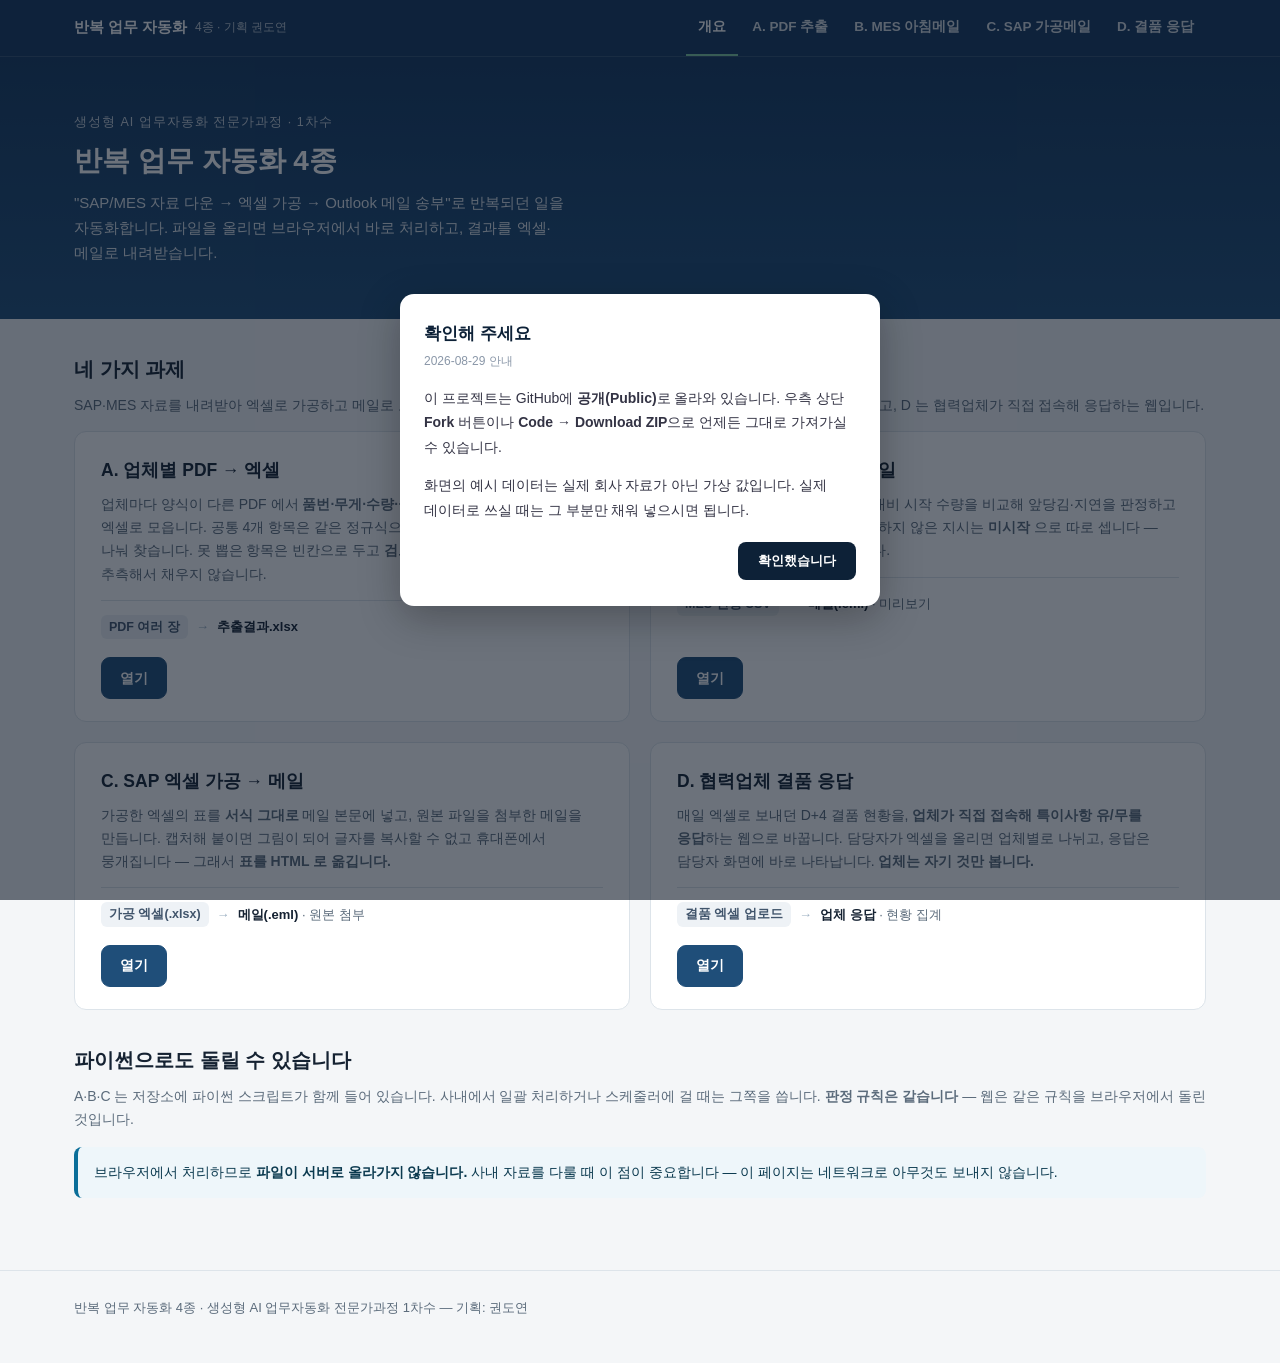
<file: index.html>
<!DOCTYPE html>
<html lang="ko">
<head>
<meta charset="UTF-8">
<meta name="viewport" content="width=device-width, initial-scale=1.0">
<style>
  :root{
    --bg:#f4f6f8; --card:#fff; --ink:#152232; --sub:#5b6b7b; --line:#dde4ea;
    --brand:#1f4e79; --brand-deep:#14385f; --accent:#0b6e99;
    --ok:#0a6045; --warn:#7a4f00; --danger:#c8341f;
    --wrap:1180px; --pad:24px;
  }
  @media (max-width:640px){ :root{ --pad:16px; } }
  *{box-sizing:border-box; margin:0; padding:0;}
  html,body{background:var(--bg); color:var(--ink);
    font-family:"Pretendard","Apple SD Gothic Neo","Malgun Gothic",sans-serif;}
  body{font-size:15px; line-height:1.65; word-break:keep-all; overflow-wrap:break-word;}

  /* ── 상단 메뉴: 고정. 스크롤은 본문만 ─────────────────────────────────
     로고는 왼쪽, 메뉴는 오른쪽. 둘을 같은 가운데선에 세운다.
     sticky 가 아니라 fixed 다 — 조상에 overflow 가 걸리면 sticky 는 조용히 죽는다. */
  .topnav{position:fixed; top:0; left:0; right:0; z-index:40;
    background:var(--brand-deep); border-bottom:1px solid rgba(255,255,255,.12);}
  .topnav-inner{display:flex; align-items:center; justify-content:space-between;
    gap:20px; max-width:var(--wrap); margin:0 auto; padding:0 var(--pad); min-height:56px;}
  .topnav-brand{display:flex; align-items:center; min-height:56px;
    color:#fff; font-weight:750; font-size:14.5px; text-decoration:none; white-space:nowrap; flex:0 0 auto;}
  .topnav-brand small{font-weight:400; opacity:.7; font-size:12px; margin-left:8px;}
  .topnav-links{display:flex; align-items:center; gap:2px; list-style:none;
    margin:0; padding:0; overflow-x:auto; scrollbar-width:none; min-width:0;}
  .topnav-links::-webkit-scrollbar{display:none;}
  .topnav-links a{display:flex; align-items:center; min-height:56px; padding:0 12px;
    color:rgba(255,255,255,.82); text-decoration:none; font-size:13.5px; font-weight:600;
    white-space:nowrap; border-bottom:2px solid transparent; transition:color .15s,border-color .15s;}
  .topnav-links a:hover{color:#fff;}
  .topnav-links a.active{color:#fff; border-bottom-color:#7ec8a0;}
  @media (max-width:860px){
    .topnav-inner{gap:10px; padding:0 14px; min-height:52px;}
    .topnav-brand{min-height:52px; font-size:13.5px;}
    .topnav-brand small{display:none;}
    .topnav-links a{min-height:52px; padding:0 9px; font-size:13px;}
  }

  /* 고정 바가 흐름에서 빠졌으므로 본문을 그만큼 내린다 */
  main{padding-top:calc(56px + 34px); padding-bottom:56px;}
  @media (max-width:860px){ main{padding-top:calc(52px + 26px);} }
  .wrap{max-width:var(--wrap); margin:0 auto; padding:0 var(--pad);}

  .hero{background:linear-gradient(180deg,var(--brand-deep),var(--brand)); color:#fff;
    padding:56px 0 40px; margin-top:56px;}
  @media (max-width:860px){ .hero{margin-top:52px; padding:40px 0 30px;} }
  .hero + main{padding-top:34px;}
  .hero .eyebrow{font-size:12.5px; letter-spacing:.08em; opacity:.75; margin-bottom:10px;}
  .hero h1{font-size:28px; line-height:1.3; font-weight:750; margin-bottom:12px;}
  .hero p{max-width:60ch; color:rgba(255,255,255,.86); font-size:15px;}

  h2{font-size:20px; font-weight:700; margin:34px 0 8px;}
  h3{font-size:16px; font-weight:700; margin:22px 0 6px;}
  main > .wrap > :first-child{margin-top:0;}
  p{margin:0 0 14px;}
  .sub{color:var(--sub); font-size:14px;}
  code{font-family:ui-monospace,SFMono-Regular,Menlo,monospace; font-size:.92em;
    background:#eef2f6; border-radius:4px; padding:1px 5px;}

  .card{background:var(--card); border:1px solid var(--line); border-radius:12px;
    padding:20px 22px; margin-bottom:18px;}
  /* 넷을 2×2 로 놓는다. auto-fit 으로 두면 폭에 따라 3+1 로 갈라져
     마지막 칸만 덩그러니 남는다 — 네 개를 나란히 견주는 화면이라 짝수로 묶는다.
     minmax(0,1fr) 인 이유: 1fr 의 최소값은 auto(=내용 크기)라 긴 낱말이 들어가면
     칸이 안 줄어들고 옆으로 삐져나온다. */
  .cards{display:grid; grid-template-columns:repeat(2,minmax(0,1fr)); gap:20px;}
  @media (max-width:760px){ .cards{grid-template-columns:1fr; gap:16px;} }
  .cards .card{margin-bottom:0;}
  /* 격자 안에서는 gap 이 간격을 준다 — 형제 여백을 쓰면 첫 칸만 커진다 */
  .cards > .card + .card{margin-top:0;}
  /* 설명 길이가 달라도 **버튼 줄은 같은 높이에** 서게 한다.
     칸 높이는 격자가 맞춰 주지만 버튼은 글 바로 뒤를 따라가 제각각이 된다. */
  .cards .card{display:flex; flex-direction:column; padding:24px 26px 22px;}
  .cards .card h3{margin:0 0 8px; font-size:17.5px;}
  .cards .card > p{margin-bottom:0;}
  .cards .card .btnrow{margin-top:auto; padding-top:18px;}
  @media (max-width:760px){ .cards .card{padding:20px 20px 18px;} }

  /* 「무엇을 올리나 → 무엇이 나오나」 한 줄. 카드마다 같은 자리에 두어
     넷을 위아래로 훑으며 견줄 수 있게 한다. */
  .io{display:flex; flex-wrap:wrap; align-items:center; gap:8px;
    margin-top:14px; padding-top:14px; border-top:1px solid var(--line);
    font-size:13px; color:var(--sub);}
  .io b{color:var(--ink); font-weight:650;}
  .io .arrow{color:#9fb2c4;}
  .tag{display:inline-block; background:#eef2f6; border-radius:6px;
    padding:2px 8px; font-size:12.5px; color:#40546b; font-weight:600;}

  /* label 은 기본이 inline 이다 — block 으로 두지 않으면 안쪽 글자가 제멋대로 흐른다 */
  .drop{display:block; border:2px dashed #b9c6d6; border-radius:12px; background:#fbfdff;
    padding:32px 20px; text-align:center; cursor:pointer; transition:border-color .15s,background .15s;}
  .drop:hover,.drop.over{border-color:var(--accent); background:#f0f8fc;}
  .drop b{display:block; font-size:15.5px; margin-bottom:6px;}
  .drop span{color:var(--sub); font-size:13.5px;}
  input[type=file]{display:none;}

  .btn{display:inline-flex; align-items:center; justify-content:center; gap:6px;
    min-height:42px; padding:0 18px; border-radius:9px; border:1px solid var(--line);
    background:#fff; color:var(--ink); font-size:14px; font-weight:650; cursor:pointer;
    text-decoration:none;}
  .btn:hover{border-color:#9fb2c4;}
  .btn.primary{background:var(--brand); border-color:var(--brand); color:#fff;}
  .btn.primary:hover{background:var(--brand-deep);}
  .btn.green{background:var(--ok); border-color:var(--ok); color:#fff;}
  .btn:disabled{opacity:.45; cursor:not-allowed;}
  .btnrow{display:flex; flex-wrap:wrap; gap:8px; margin-top:14px;}

  .note{border-left:4px solid var(--accent); background:#eef6fa; color:#0b3a4f;
    padding:14px 16px; border-radius:8px; font-size:14px; margin:16px 0;}
  .warn{border-left:4px solid var(--danger); background:#fdeae7; color:#7a1a0c;
    padding:14px 16px; border-radius:8px; font-size:14px; margin:16px 0;}
  .ok{border-left:4px solid var(--ok); background:#e9f6f0; color:#08422a;
    padding:14px 16px; border-radius:8px; font-size:14px; margin:16px 0;}

  .tablewrap{overflow-x:auto; border:1px solid var(--line); border-radius:10px; background:#fff;}
  table{border-collapse:collapse; width:100%; font-size:13.5px;}
  th,td{border-bottom:1px solid var(--line); padding:9px 12px; text-align:left; white-space:nowrap;}
  th{background:#eef2f6; font-weight:700; position:sticky; top:0;}
  tr:last-child td{border-bottom:0;}
  td.num{text-align:right; font-variant-numeric:tabular-nums;}
  .flag{color:var(--danger); font-weight:700;}

  .steps{counter-reset:s; list-style:none; padding:0; margin:14px 0;}
  .steps li{counter-increment:s; position:relative; padding-left:36px; margin-bottom:12px;}
  .steps li::before{content:counter(s); position:absolute; left:0; top:1px;
    width:24px; height:24px; border-radius:50%; background:var(--accent); color:#fff;
    font-size:12.5px; font-weight:700; display:flex; align-items:center; justify-content:center;}

  footer{border-top:1px solid var(--line); padding:26px 0 44px; color:var(--sub); font-size:13px;}
  .prev{border:1px solid var(--line); border-radius:10px; background:#fff; padding:16px; overflow-x:auto;}
  .muted{color:var(--sub);}
  .filelist{margin:14px 0 0; padding:0; list-style:none; font-size:13.5px;}
  .filelist li{padding:6px 0; border-bottom:1px solid var(--line); color:var(--sub);}
  .filelist li:last-child{border-bottom:0;}
</style>
<title>반복 업무 자동화 4종 — SAP·MES 자료 가공과 메일 자동화</title>
<meta name="description" content="업체별 PDF 추출, MES 아침 메일, SAP 엑셀 가공 메일, 협력업체 결품 응답 웹 — 파일을 올리면 브라우저에서 바로 처리합니다.">
<!-- === HD:META:BEGIN (자동 생성 — scripts 로 다시 굽습니다) === -->
<link rel="icon" href="favicon.svg" type="image/svg+xml">
<link rel="icon" href="favicon-32.png" sizes="32x32" type="image/png">
<link rel="apple-touch-icon" href="apple-touch-icon.png">
<link rel="canonical" href="https://aebonlee.github.io/hd-project02/">
<meta name="robots" content="index,follow">
<meta property="og:type" content="website">
<meta property="og:site_name" content="HD 생성형 AI 업무자동화 전문가과정">
<meta property="og:url" content="https://aebonlee.github.io/hd-project02/">
<meta property="og:title" content="반복 업무 자동화 4종 — HD 생성형 AI 업무자동화 전문가과정">
<meta property="og:description" content="&quot;SAP/MES 자료 다운 → 엑셀 가공 → 메일 송부&quot;로 반복되던 일을 자동화합니다. 파일을 올리면 브라우저에서 바로 처리.">
<meta property="og:image" content="https://aebonlee.github.io/hd-project02/og-index.png">
<meta property="og:image:width" content="1200">
<meta property="og:image:height" content="630">
<meta property="og:locale" content="ko_KR">
<meta name="twitter:card" content="summary_large_image">
<meta name="twitter:title" content="반복 업무 자동화 4종 — HD 생성형 AI 업무자동화 전문가과정">
<meta name="twitter:description" content="&quot;SAP/MES 자료 다운 → 엑셀 가공 → 메일 송부&quot;로 반복되던 일을 자동화합니다. 파일을 올리면 브라우저에서 바로 처리.">
<meta name="twitter:image" content="https://aebonlee.github.io/hd-project02/og-index.png">
<!-- === HD:META:END === -->
</head>
<body>

<nav class="topnav" aria-label="주요 메뉴">
  <div class="topnav-inner">
    <a class="topnav-brand" href="index.html">반복 업무 자동화 <small>4종 · 기획 권도연</small></a>
    <ul class="topnav-links">
      <li><a href="index.html" class="active" aria-current="page">개요</a></li>
      <li><a href="task-a.html">A. PDF 추출</a></li>
      <li><a href="task-b.html">B. MES 아침메일</a></li>
      <li><a href="task-c.html">C. SAP 가공메일</a></li>
      <li><a href="taskD_shortage_web/index.html">D. 결품 응답</a></li>
    </ul>
  </div>
</nav>

<header class="hero"><div class="wrap"><div class="eyebrow">생성형 AI 업무자동화 전문가과정 · 1차수</div><h1>반복 업무 자동화 4종</h1><p>"SAP/MES 자료 다운 → 엑셀 가공 → Outlook 메일 송부"로 반복되던 일을 자동화합니다. 파일을 올리면 브라우저에서 바로 처리하고, 결과를 엑셀·메일로 내려받습니다.</p></div></header>

<main><div class="wrap">

<h2>네 가지 과제</h2>
<p class="sub">SAP·MES 자료를 내려받아 엑셀로 가공하고 메일로 보내던 일을 자동화합니다.
  A·B·C 는 <b>파일을 올리면 브라우저에서 바로 처리</b>하고, D 는 협력업체가 직접 접속해 응답하는 웹입니다.</p>

<div class="cards">
  <div class="card">
    <h3>A. 업체별 PDF → 엑셀</h3>
    <p class="sub">업체마다 양식이 다른 PDF 에서 <b>품번·무게·수량·금액·인코텀즈</b> 를 뽑아
      한 장의 엑셀로 모읍니다. 공통 4개 항목은 같은 정규식으로, <b>인코텀즈만 업체별 패턴</b>으로
      나눠 찾습니다. 못 뽑은 항목은 빈칸으로 두고 <b>검토필요</b> 로 표시합니다 —
      추측해서 채우지 않습니다.</p>
    <div class="io">
      <span class="tag">PDF 여러 장</span><span class="arrow">→</span>
      <span><b>추출결과.xlsx</b></span>
    </div>
    <div class="btnrow"><a class="btn primary" href="task-a.html">열기</a></div>
  </div>

  <div class="card">
    <h3>B. MES 진행현황 아침 메일</h3>
    <p class="sub">라인별로 <b>07:00 기준</b> 투입 계획 대비 시작 수량을 비교해
      앞당김·지연을 판정하고 메일 본문을 만듭니다. 아직 시작하지 않은 지시는
      <b>미시작</b> 으로 따로 셉니다 — 0으로 치면 지연이 눈에 안 띕니다.</p>
    <div class="io">
      <span class="tag">MES 현황 CSV</span><span class="arrow">→</span>
      <span><b>메일(.eml)</b> · 미리보기</span>
    </div>
    <div class="btnrow"><a class="btn primary" href="task-b.html">열기</a></div>
  </div>

  <div class="card">
    <h3>C. SAP 엑셀 가공 → 메일</h3>
    <p class="sub">가공한 엑셀의 표를 <b>서식 그대로</b> 메일 본문에 넣고,
      원본 파일을 첨부한 메일을 만듭니다. 캡처해 붙이면 그림이 되어 글자를 복사할 수 없고
      휴대폰에서 뭉개집니다 — 그래서 <b>표를 HTML 로 옮깁니다.</b></p>
    <div class="io">
      <span class="tag">가공 엑셀(.xlsx)</span><span class="arrow">→</span>
      <span><b>메일(.eml)</b> · 원본 첨부</span>
    </div>
    <div class="btnrow"><a class="btn primary" href="task-c.html">열기</a></div>
  </div>

  <div class="card">
    <h3>D. 협력업체 결품 응답</h3>
    <p class="sub">매일 엑셀로 보내던 D+4 결품 현황을,
      <b>업체가 직접 접속해 특이사항 유/무를 응답</b>하는 웹으로 바꿉니다.
      담당자가 엑셀을 올리면 업체별로 나뉘고, 응답은 담당자 화면에 바로 나타납니다.
      <b>업체는 자기 것만 봅니다.</b></p>
    <div class="io">
      <span class="tag">결품 엑셀 업로드</span><span class="arrow">→</span>
      <span><b>업체 응답</b> · 현황 집계</span>
    </div>
    <div class="btnrow"><a class="btn primary" href="taskD_shortage_web/index.html">열기</a></div>
  </div>
</div>

<h2>파이썬으로도 돌릴 수 있습니다</h2>
<p class="sub">A·B·C 는 저장소에 파이썬 스크립트가 함께 들어 있습니다.
  사내에서 일괄 처리하거나 스케줄러에 걸 때는 그쪽을 씁니다.
  <b>판정 규칙은 같습니다</b> — 웹은 같은 규칙을 브라우저에서 돌린 것입니다.</p>
<div class="note">
  브라우저에서 처리하므로 <b>파일이 서버로 올라가지 않습니다.</b>
  사내 자료를 다룰 때 이 점이 중요합니다 — 이 페이지는 네트워크로 아무것도 보내지 않습니다.
</div>

</div></main>

<footer><div class="wrap">반복 업무 자동화 4종 · 생성형 AI 업무자동화 전문가과정 1차수 — 기획: 권도연</div></footer>

<!-- hd-project 공지 팝업 (2026-08-29, 전 리포 공통) -->
<div id="hd-notice-overlay" style="display:none;position:fixed;inset:0;background:rgba(10,20,35,.6);z-index:99999;align-items:center;justify-content:center;padding:20px;">
  <div style="background:#fff;border-radius:14px;max-width:480px;width:100%;padding:26px 24px;box-shadow:0 12px 40px rgba(0,0,0,.28);font-family:'Pretendard','Apple SD Gothic Neo','Malgun Gothic','맑은 고딕',-apple-system,sans-serif;">
    <h2 style="margin:0 0 4px;font-size:17px;color:#0d2137;">확인해 주세요</h2>
    <p style="margin:0 0 14px;font-size:12px;color:#8a97a8;">2026-08-29 안내</p>
    <div style="font-size:14px;line-height:1.75;color:#334;word-break:keep-all;overflow-wrap:break-word;">
      <p>이 프로젝트는 GitHub에 <b>공개(Public)</b>로 올라와 있습니다. 우측 상단 <b>Fork</b> 버튼이나 <b>Code → Download ZIP</b>으로 언제든 그대로 가져가실 수 있습니다.</p>
      <p>화면의 예시 데이터는 실제 회사 자료가 아닌 가상 값입니다. 실제 데이터로 쓰실 때는 그 부분만 채워 넣으시면 됩니다.</p>
    </div>
    <div style="margin-top:20px;text-align:right;">
      <button id="hd-notice-close" style="background:#0d2137;color:#fff;border:none;border-radius:8px;padding:10px 20px;font-size:13px;font-weight:700;cursor:pointer;">확인했습니다</button>
    </div>
  </div>
</div>
<script>
(function(){
  try {
    var KEY = 'hd_notice_20260829_dismissed';
    if (localStorage.getItem(KEY) === '1') return;
    var overlay = document.getElementById('hd-notice-overlay');
    if (!overlay) return;
    overlay.style.display = 'flex';
    function close(){ overlay.style.display='none'; try{localStorage.setItem(KEY,'1');}catch(e){} }
    document.getElementById('hd-notice-close').addEventListener('click', close);
    overlay.addEventListener('click', function(e){ if(e.target===overlay) close(); });
    document.addEventListener('keydown', function(e){ if(e.key==='Escape') close(); });
  } catch(e) {}
})();
</script>
</body>
</html>
</file>
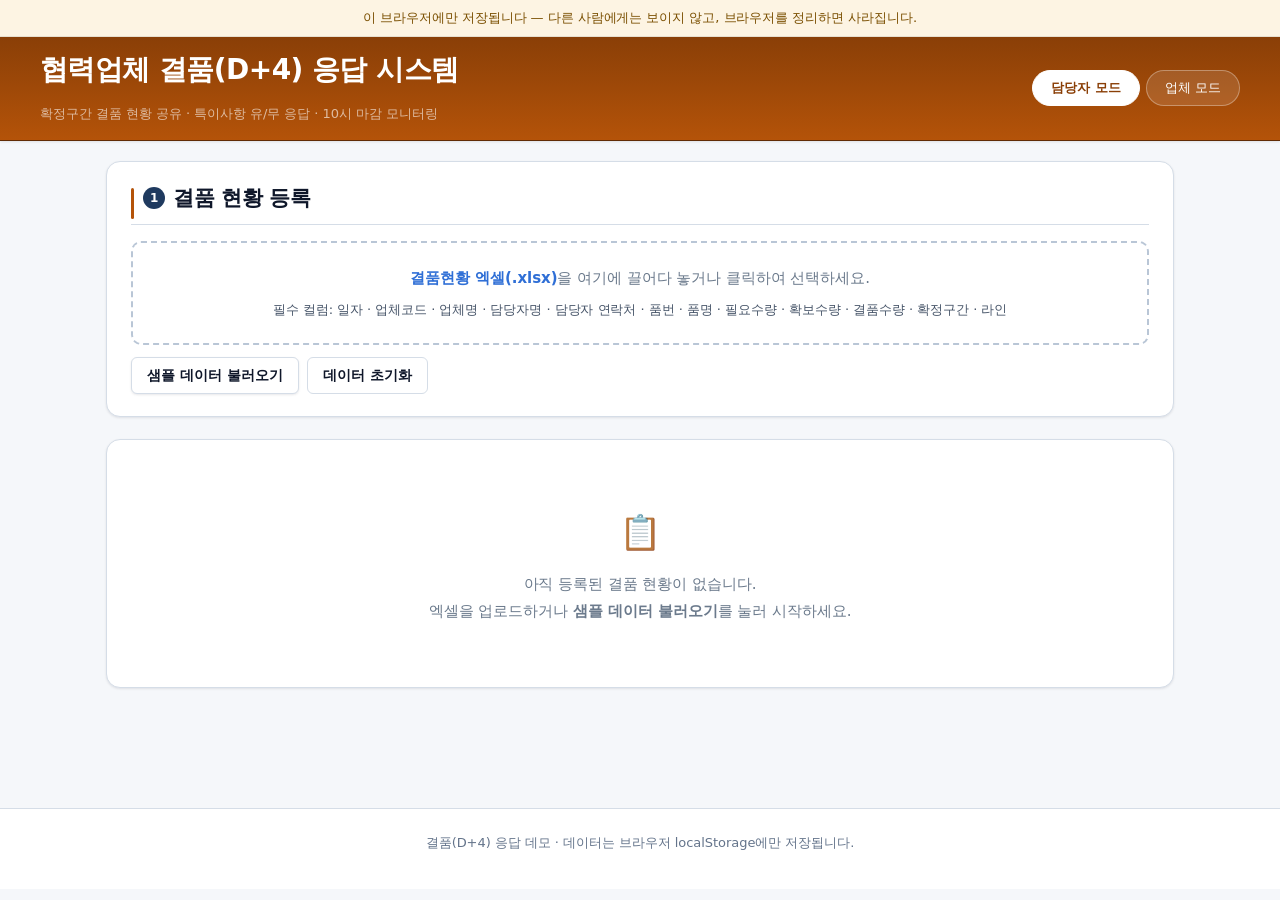
<file: taskD_shortage_web/index.html>
<!DOCTYPE html>
<html lang="ko">
<head>
<meta charset="UTF-8">
<meta name="viewport" content="width=device-width, initial-scale=1.0">
<title>협력업체 결품(D+4) 응답 시스템</title>
<link rel="stylesheet" href="css/style.css">
<!-- 공통 디자인 시스템. 반드시 기존 CSS 뒤에 온다 —
     특정도가 같으면 나중에 온 쪽이 이기므로 순서가 곧 우선순위다. -->
<link rel="stylesheet" href="css/hd-theme.css">
<!-- 엑셀 파싱: SheetJS (로컬 동봉 — 오프라인/사내망에서도 동작)
     원본 CDN: https://cdn.jsdelivr.net/npm/xlsx@0.18.5/dist/xlsx.full.min.js -->
<script src="lib/xlsx.full.min.js"></script>
</head>
<body class="hd hd-app">

<header class="app-header">
  <div>
    <h1>협력업체 결품(D+4) 응답 시스템</h1>
    <div class="subtitle">확정구간 결품 현황 공유 · 특이사항 유/무 응답 · 10시 마감 모니터링</div>
  </div>
  <div style="display:flex; align-items:center; gap:12px;">
    <span class="badge-date" id="dataDateBadge" hidden></span>
    <nav class="mode-switch" aria-label="모드 전환">
      <button id="btnManagerMode" class="active" type="button">담당자 모드</button>
      <button id="btnVendorMode" type="button">업체 모드</button>
    </nav>
  </div>
</header>

<main>
  <!-- ===================== 담당자 모드 ===================== -->
  <section id="managerView">

    <div class="card">
      <h2><span class="step">1</span>결품 현황 등록</h2>
      <div class="upload-zone" id="uploadZone">
        <div><strong>결품현황 엑셀(.xlsx)</strong>을 여기에 끌어다 놓거나 클릭하여 선택하세요.</div>
        <div class="hint">필수 컬럼: 일자 · 업체코드 · 업체명 · 담당자명 · 담당자 연락처 · 품번 · 품명 · 필요수량 · 확보수량 · 결품수량 · 확정구간 · 라인</div>
      </div>
      <input type="file" id="fileInput" accept=".xlsx,.xls">
      <div class="toolbar" style="margin-top:12px;">
        <button class="btn btn-primary" id="btnLoadSample" type="button">샘플 데이터 불러오기</button>
        <button class="btn" id="btnClearAll" type="button">데이터 초기화</button>
        <span class="hint" id="uploadStatus"></span>
      </div>
    </div>

    <div id="managerEmpty" class="card">
      <div class="empty-state">
        <div class="big">&#128203;</div>
        <div>아직 등록된 결품 현황이 없습니다.<br>엑셀을 업로드하거나 <b>샘플 데이터 불러오기</b>를 눌러 시작하세요.</div>
      </div>
    </div>

    <div id="managerDash" hidden>
      <div class="summary-grid" id="summaryGrid"></div>

      <div class="card">
        <h2><span class="step">2</span>업체별 응답 현황</h2>
        <div class="table-wrap">
          <table>
            <thead>
              <tr>
                <th>업체코드</th><th>업체명</th><th>담당자</th><th>연락처</th>
                <th>응답 상태</th><th>응답/전체</th><th>이슈 건수</th>
              </tr>
            </thead>
            <tbody id="vendorStatusBody"></tbody>
          </table>
        </div>
      </div>

      <div class="card">
        <h2><span class="step">3</span>이슈 부품 목록 <span class="hint">(특이사항 '있음' 응답 — 생산계획 변경 검토용)</span></h2>
        <div class="toolbar" style="margin-bottom:10px;">
          <button class="btn" id="btnExportCsv" type="button">CSV 내보내기</button>
          <button class="btn" id="btnExportXlsx" type="button">엑셀(.xlsx) 내보내기</button>
        </div>
        <div class="table-wrap">
          <table>
            <thead>
              <tr>
                <th>업체</th><th>품번</th><th>품명</th><th>결품수량</th><th>확정구간</th>
                <th>라인</th><th>사유</th><th>예상 입고일</th><th>응답시각</th>
              </tr>
            </thead>
            <tbody id="issueBody"></tbody>
          </table>
        </div>
        <p class="hint" id="issueEmptyHint" hidden>아직 '특이사항 있음' 응답이 없습니다.</p>
      </div>

      <div class="card">
        <h2><span class="step">4</span>10시 마감 알림 (카카오톡 어댑터 &rarr; 로그 대체)</h2>
        <div class="toolbar" style="margin-bottom:10px;">
          <button class="btn btn-danger" id="btnDeadline" type="button">10시 마감 시뮬레이션 (미응답 업체 알림)</button>
          <button class="btn btn-ghost btn-sm" id="btnClearLog" type="button">로그 지우기</button>
        </div>
        <div class="log-box" id="notifyLog"></div>
        <p class="hint">실서비스에서는 이 로그 지점이 카카오 알림톡(비즈메시지) API 호출로 교체됩니다. (README의 어댑터 표 참조)</p>
      </div>
    </div>
  </section>

  <!-- ===================== 업체 모드 ===================== -->
  <section id="vendorView" hidden>

    <div class="card login-box" id="vendorLoginBox">
      <h2>업체 로그인</h2>
      <div class="form-row">
        <label for="vendorSelect">업체코드</label>
        <select id="vendorSelect"></select>
      </div>
      <div class="form-row">
        <label for="vendorPw">비밀번호 <span class="hint" style="display:inline">(데모: 업체코드 뒤 3자리+00, 예 V001 &rarr; 00100)</span></label>
        <input type="password" id="vendorPw" placeholder="비밀번호 입력" autocomplete="off">
      </div>
      <button class="btn btn-primary" id="btnVendorLogin" type="button" style="width:100%; justify-content:center;">로그인</button>
      <p style="margin-top:12px; padding:10px 12px; border:1px solid #e0a800; border-radius:8px; background:#fff8e1; color:#7a5b00; font-size:13px; line-height:1.5;">
        &#9888;&#65039; <b>데모 전용 인증입니다.</b> 비밀번호가 업체코드에서 자동 유도되고
        브라우저에서만 검증되므로 보안 기능이 없습니다.
        실배포 전 반드시 <b>서버측 인증(업체 계정 또는 일회용 링크 토큰)</b>으로 교체해야 합니다. (README 참조)
      </p>
    </div>

    <div id="vendorPortal" hidden>
      <div class="card">
        <div style="display:flex; justify-content:space-between; align-items:center; flex-wrap:wrap; gap:10px;">
          <div>
            <h2 style="margin-bottom:2px;" id="vendorTitle"></h2>
            <span class="hint" id="vendorSubtitle"></span>
          </div>
          <button class="btn btn-sm" id="btnVendorLogout" type="button">로그아웃</button>
        </div>
      </div>
      <div id="vendorParts"></div>
    </div>

    <div class="card" id="vendorNoData" hidden>
      <div class="empty-state">
        <div class="big">&#8987;</div>
        <div>오늘 등록된 결품 현황이 없습니다. 담당자가 현황을 등록하면 표시됩니다.</div>
      </div>
    </div>
  </section>
</main>

<div id="toast" role="status"></div>

<footer>결품(D+4) 응답 데모 &middot; 데이터는 브라우저 localStorage에만 저장됩니다.</footer>

<script src="js/logic.js"></script>
<script src="js/sample_data.js"></script>
<script src="js/config.js"></script>
<!-- Supabase 클라이언트. 데모 모드에서는 쓰이지 않으므로 못 받아도 화면은 그대로 동작합니다. -->
<script src="lib/supabase.min.js"></script>  <!-- 리포에 동봉 — 폐쇄망에서도 즉시 뜬다 -->
<script src="js/hd-supabase.js"></script>
<script src="js/supabase-store.js"></script>
<script src="js/app.js"></script>
</body>
</html>
</file>
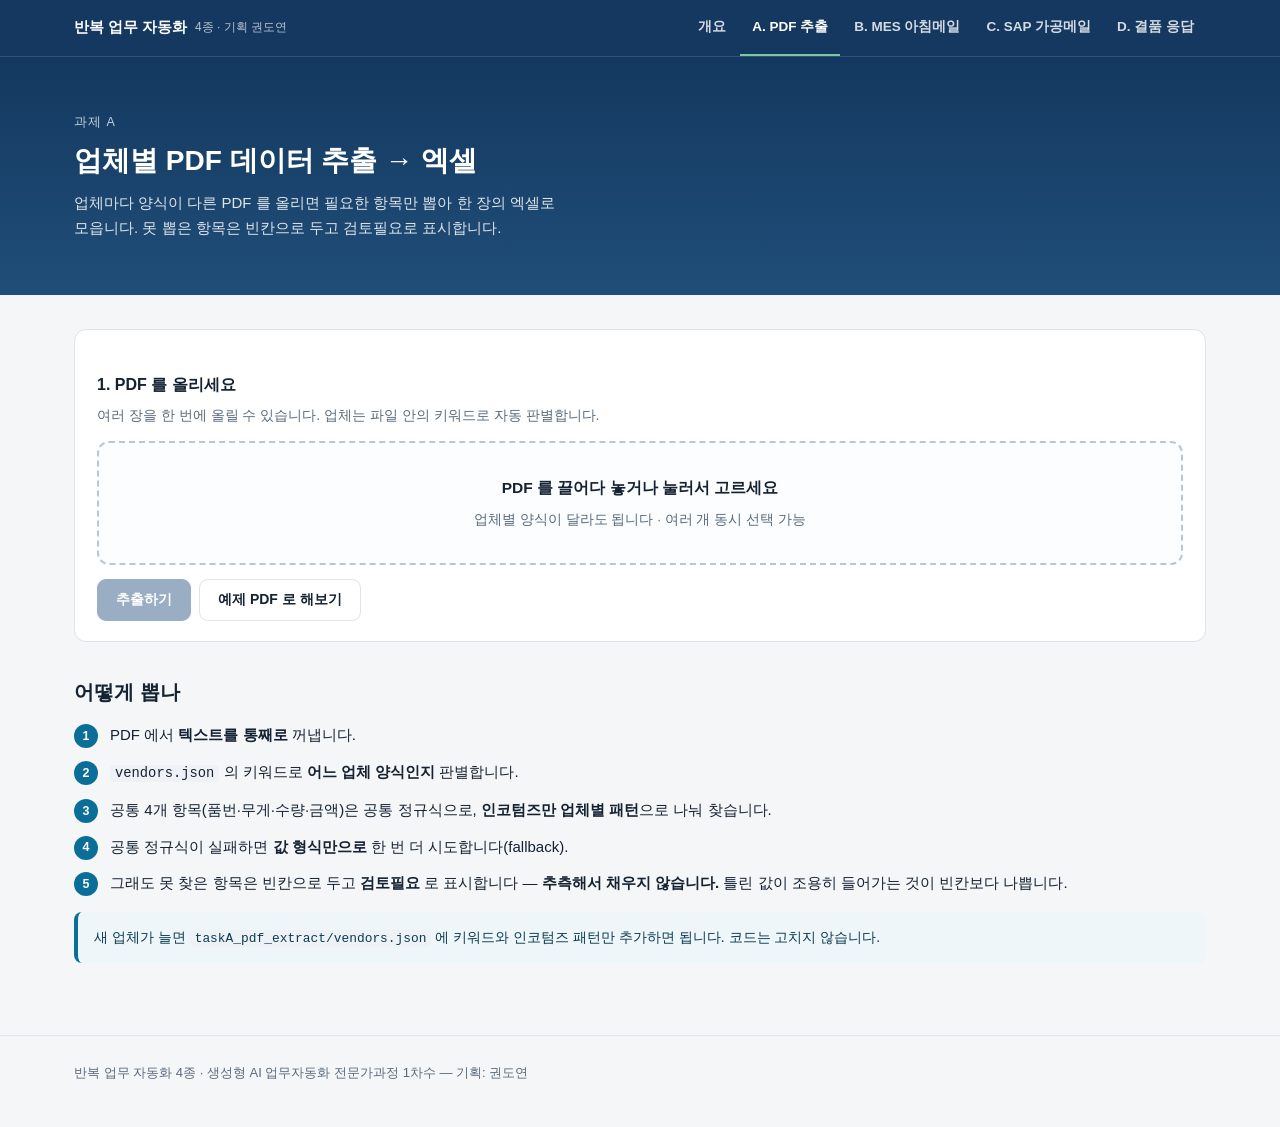
<file: task-a.html>
<!DOCTYPE html>
<html lang="ko">
<head>
<meta charset="UTF-8">
<meta name="viewport" content="width=device-width, initial-scale=1.0">
<style>
  :root{
    --bg:#f4f6f8; --card:#fff; --ink:#152232; --sub:#5b6b7b; --line:#dde4ea;
    --brand:#1f4e79; --brand-deep:#14385f; --accent:#0b6e99;
    --ok:#0a6045; --warn:#7a4f00; --danger:#c8341f;
    --wrap:1180px; --pad:24px;
  }
  @media (max-width:640px){ :root{ --pad:16px; } }
  *{box-sizing:border-box; margin:0; padding:0;}
  html,body{background:var(--bg); color:var(--ink);
    font-family:"Pretendard","Apple SD Gothic Neo","Malgun Gothic",sans-serif;}
  body{font-size:15px; line-height:1.65; word-break:keep-all; overflow-wrap:break-word;}

  /* ── 상단 메뉴: 고정. 스크롤은 본문만 ─────────────────────────────────
     로고는 왼쪽, 메뉴는 오른쪽. 둘을 같은 가운데선에 세운다.
     sticky 가 아니라 fixed 다 — 조상에 overflow 가 걸리면 sticky 는 조용히 죽는다. */
  .topnav{position:fixed; top:0; left:0; right:0; z-index:40;
    background:var(--brand-deep); border-bottom:1px solid rgba(255,255,255,.12);}
  .topnav-inner{display:flex; align-items:center; justify-content:space-between;
    gap:20px; max-width:var(--wrap); margin:0 auto; padding:0 var(--pad); min-height:56px;}
  .topnav-brand{display:flex; align-items:center; min-height:56px;
    color:#fff; font-weight:750; font-size:14.5px; text-decoration:none; white-space:nowrap; flex:0 0 auto;}
  .topnav-brand small{font-weight:400; opacity:.7; font-size:12px; margin-left:8px;}
  .topnav-links{display:flex; align-items:center; gap:2px; list-style:none;
    margin:0; padding:0; overflow-x:auto; scrollbar-width:none; min-width:0;}
  .topnav-links::-webkit-scrollbar{display:none;}
  .topnav-links a{display:flex; align-items:center; min-height:56px; padding:0 12px;
    color:rgba(255,255,255,.82); text-decoration:none; font-size:13.5px; font-weight:600;
    white-space:nowrap; border-bottom:2px solid transparent; transition:color .15s,border-color .15s;}
  .topnav-links a:hover{color:#fff;}
  .topnav-links a.active{color:#fff; border-bottom-color:#7ec8a0;}
  @media (max-width:860px){
    .topnav-inner{gap:10px; padding:0 14px; min-height:52px;}
    .topnav-brand{min-height:52px; font-size:13.5px;}
    .topnav-brand small{display:none;}
    .topnav-links a{min-height:52px; padding:0 9px; font-size:13px;}
  }

  /* 고정 바가 흐름에서 빠졌으므로 본문을 그만큼 내린다 */
  main{padding-top:calc(56px + 34px); padding-bottom:56px;}
  @media (max-width:860px){ main{padding-top:calc(52px + 26px);} }
  .wrap{max-width:var(--wrap); margin:0 auto; padding:0 var(--pad);}

  .hero{background:linear-gradient(180deg,var(--brand-deep),var(--brand)); color:#fff;
    padding:56px 0 40px; margin-top:56px;}
  @media (max-width:860px){ .hero{margin-top:52px; padding:40px 0 30px;} }
  .hero + main{padding-top:34px;}
  .hero .eyebrow{font-size:12.5px; letter-spacing:.08em; opacity:.75; margin-bottom:10px;}
  .hero h1{font-size:28px; line-height:1.3; font-weight:750; margin-bottom:12px;}
  .hero p{max-width:60ch; color:rgba(255,255,255,.86); font-size:15px;}

  h2{font-size:20px; font-weight:700; margin:34px 0 8px;}
  h3{font-size:16px; font-weight:700; margin:22px 0 6px;}
  main > .wrap > :first-child{margin-top:0;}
  p{margin:0 0 14px;}
  .sub{color:var(--sub); font-size:14px;}
  code{font-family:ui-monospace,SFMono-Regular,Menlo,monospace; font-size:.92em;
    background:#eef2f6; border-radius:4px; padding:1px 5px;}

  .card{background:var(--card); border:1px solid var(--line); border-radius:12px;
    padding:20px 22px; margin-bottom:18px;}
  /* 넷을 2×2 로 놓는다. auto-fit 으로 두면 폭에 따라 3+1 로 갈라져
     마지막 칸만 덩그러니 남는다 — 네 개를 나란히 견주는 화면이라 짝수로 묶는다.
     minmax(0,1fr) 인 이유: 1fr 의 최소값은 auto(=내용 크기)라 긴 낱말이 들어가면
     칸이 안 줄어들고 옆으로 삐져나온다. */
  .cards{display:grid; grid-template-columns:repeat(2,minmax(0,1fr)); gap:20px;}
  @media (max-width:760px){ .cards{grid-template-columns:1fr; gap:16px;} }
  .cards .card{margin-bottom:0;}
  /* 격자 안에서는 gap 이 간격을 준다 — 형제 여백을 쓰면 첫 칸만 커진다 */
  .cards > .card + .card{margin-top:0;}
  /* 설명 길이가 달라도 **버튼 줄은 같은 높이에** 서게 한다.
     칸 높이는 격자가 맞춰 주지만 버튼은 글 바로 뒤를 따라가 제각각이 된다. */
  .cards .card{display:flex; flex-direction:column; padding:24px 26px 22px;}
  .cards .card h3{margin:0 0 8px; font-size:17.5px;}
  .cards .card > p{margin-bottom:0;}
  .cards .card .btnrow{margin-top:auto; padding-top:18px;}
  @media (max-width:760px){ .cards .card{padding:20px 20px 18px;} }

  /* 「무엇을 올리나 → 무엇이 나오나」 한 줄. 카드마다 같은 자리에 두어
     넷을 위아래로 훑으며 견줄 수 있게 한다. */
  .io{display:flex; flex-wrap:wrap; align-items:center; gap:8px;
    margin-top:14px; padding-top:14px; border-top:1px solid var(--line);
    font-size:13px; color:var(--sub);}
  .io b{color:var(--ink); font-weight:650;}
  .io .arrow{color:#9fb2c4;}
  .tag{display:inline-block; background:#eef2f6; border-radius:6px;
    padding:2px 8px; font-size:12.5px; color:#40546b; font-weight:600;}

  /* label 은 기본이 inline 이다 — block 으로 두지 않으면 안쪽 글자가 제멋대로 흐른다 */
  .drop{display:block; border:2px dashed #b9c6d6; border-radius:12px; background:#fbfdff;
    padding:32px 20px; text-align:center; cursor:pointer; transition:border-color .15s,background .15s;}
  .drop:hover,.drop.over{border-color:var(--accent); background:#f0f8fc;}
  .drop b{display:block; font-size:15.5px; margin-bottom:6px;}
  .drop span{color:var(--sub); font-size:13.5px;}
  input[type=file]{display:none;}

  .btn{display:inline-flex; align-items:center; justify-content:center; gap:6px;
    min-height:42px; padding:0 18px; border-radius:9px; border:1px solid var(--line);
    background:#fff; color:var(--ink); font-size:14px; font-weight:650; cursor:pointer;
    text-decoration:none;}
  .btn:hover{border-color:#9fb2c4;}
  .btn.primary{background:var(--brand); border-color:var(--brand); color:#fff;}
  .btn.primary:hover{background:var(--brand-deep);}
  .btn.green{background:var(--ok); border-color:var(--ok); color:#fff;}
  .btn:disabled{opacity:.45; cursor:not-allowed;}
  .btnrow{display:flex; flex-wrap:wrap; gap:8px; margin-top:14px;}

  .note{border-left:4px solid var(--accent); background:#eef6fa; color:#0b3a4f;
    padding:14px 16px; border-radius:8px; font-size:14px; margin:16px 0;}
  .warn{border-left:4px solid var(--danger); background:#fdeae7; color:#7a1a0c;
    padding:14px 16px; border-radius:8px; font-size:14px; margin:16px 0;}
  .ok{border-left:4px solid var(--ok); background:#e9f6f0; color:#08422a;
    padding:14px 16px; border-radius:8px; font-size:14px; margin:16px 0;}

  .tablewrap{overflow-x:auto; border:1px solid var(--line); border-radius:10px; background:#fff;}
  table{border-collapse:collapse; width:100%; font-size:13.5px;}
  th,td{border-bottom:1px solid var(--line); padding:9px 12px; text-align:left; white-space:nowrap;}
  th{background:#eef2f6; font-weight:700; position:sticky; top:0;}
  tr:last-child td{border-bottom:0;}
  td.num{text-align:right; font-variant-numeric:tabular-nums;}
  .flag{color:var(--danger); font-weight:700;}

  .steps{counter-reset:s; list-style:none; padding:0; margin:14px 0;}
  .steps li{counter-increment:s; position:relative; padding-left:36px; margin-bottom:12px;}
  .steps li::before{content:counter(s); position:absolute; left:0; top:1px;
    width:24px; height:24px; border-radius:50%; background:var(--accent); color:#fff;
    font-size:12.5px; font-weight:700; display:flex; align-items:center; justify-content:center;}

  footer{border-top:1px solid var(--line); padding:26px 0 44px; color:var(--sub); font-size:13px;}
  .prev{border:1px solid var(--line); border-radius:10px; background:#fff; padding:16px; overflow-x:auto;}
  .muted{color:var(--sub);}
  .filelist{margin:14px 0 0; padding:0; list-style:none; font-size:13.5px;}
  .filelist li{padding:6px 0; border-bottom:1px solid var(--line); color:var(--sub);}
  .filelist li:last-child{border-bottom:0;}
</style>
<title>A. 업체별 PDF 데이터 추출 — 반복 업무 자동화 4종</title>
<meta name="description" content="양식이 다른 업체별 PDF 에서 품번·무게·수량·금액·인코텀즈를 뽑아 엑셀 한 장으로 모읍니다.">
<!-- === HD:META:BEGIN (자동 생성 — scripts 로 다시 굽습니다) === -->
<link rel="icon" href="favicon.svg" type="image/svg+xml">
<link rel="icon" href="favicon-32.png" sizes="32x32" type="image/png">
<link rel="apple-touch-icon" href="apple-touch-icon.png">
<link rel="canonical" href="https://aebonlee.github.io/hd-project02/task-a.html">
<meta name="robots" content="index,follow">
<meta property="og:type" content="website">
<meta property="og:site_name" content="HD 생성형 AI 업무자동화 전문가과정">
<meta property="og:url" content="https://aebonlee.github.io/hd-project02/task-a.html">
<meta property="og:title" content="업체별 PDF 데이터 추출 → 엑셀 — HD 생성형 AI 업무자동화 전문가과정">
<meta property="og:description" content="양식이 다른 업체별 PDF 에서 품번·무게·수량·금액·인코텀즈를 뽑아 한 장의 엑셀로 모읍니다.">
<meta property="og:image" content="https://aebonlee.github.io/hd-project02/og-task-a.png">
<meta property="og:image:width" content="1200">
<meta property="og:image:height" content="630">
<meta property="og:locale" content="ko_KR">
<meta name="twitter:card" content="summary_large_image">
<meta name="twitter:title" content="업체별 PDF 데이터 추출 → 엑셀 — HD 생성형 AI 업무자동화 전문가과정">
<meta name="twitter:description" content="양식이 다른 업체별 PDF 에서 품번·무게·수량·금액·인코텀즈를 뽑아 한 장의 엑셀로 모읍니다.">
<meta name="twitter:image" content="https://aebonlee.github.io/hd-project02/og-task-a.png">
<!-- === HD:META:END === -->
</head>
<body>

<nav class="topnav" aria-label="주요 메뉴">
  <div class="topnav-inner">
    <a class="topnav-brand" href="index.html">반복 업무 자동화 <small>4종 · 기획 권도연</small></a>
    <ul class="topnav-links">
      <li><a href="index.html">개요</a></li>
      <li><a href="task-a.html" class="active" aria-current="page">A. PDF 추출</a></li>
      <li><a href="task-b.html">B. MES 아침메일</a></li>
      <li><a href="task-c.html">C. SAP 가공메일</a></li>
      <li><a href="taskD_shortage_web/index.html">D. 결품 응답</a></li>
    </ul>
  </div>
</nav>

<header class="hero"><div class="wrap"><div class="eyebrow">과제 A</div><h1>업체별 PDF 데이터 추출 → 엑셀</h1><p>업체마다 양식이 다른 PDF 를 올리면 필요한 항목만 뽑아 한 장의 엑셀로 모읍니다. 못 뽑은 항목은 빈칸으로 두고 검토필요로 표시합니다.</p></div></header>

<main><div class="wrap">

<div class="card">
  <h3>1. PDF 를 올리세요</h3>
  <p class="sub">여러 장을 한 번에 올릴 수 있습니다. 업체는 파일 안의 키워드로 자동 판별합니다.</p>
  <label class="drop" id="drop">
    <input type="file" id="file" accept="application/pdf" multiple>
    <b>PDF 를 끌어다 놓거나 눌러서 고르세요</b>
    <span>업체별 양식이 달라도 됩니다 · 여러 개 동시 선택 가능</span>
  </label>
  <ul class="filelist" id="files"></ul>
  <div class="btnrow">
    <button class="btn primary" id="run" disabled>추출하기</button>
    <button class="btn" id="sample">예제 PDF 로 해보기</button>
  </div>
</div>

<div id="out"></div>

<h2>어떻게 뽑나</h2>
<ol class="steps">
  <li>PDF 에서 <b>텍스트를 통째로</b> 꺼냅니다.</li>
  <li><code>vendors.json</code> 의 키워드로 <b>어느 업체 양식인지</b> 판별합니다.</li>
  <li>공통 4개 항목(품번·무게·수량·금액)은 공통 정규식으로,
      <b>인코텀즈만 업체별 패턴</b>으로 나눠 찾습니다.</li>
  <li>공통 정규식이 실패하면 <b>값 형식만으로</b> 한 번 더 시도합니다(fallback).</li>
  <li>그래도 못 찾은 항목은 빈칸으로 두고 <b>검토필요</b> 로 표시합니다 —
      <b>추측해서 채우지 않습니다.</b> 틀린 값이 조용히 들어가는 것이 빈칸보다 나쁩니다.</li>
</ol>
<div class="note">
  새 업체가 늘면 <code>taskA_pdf_extract/vendors.json</code> 에 키워드와 인코텀즈 패턴만 추가하면 됩니다.
  코드는 고치지 않습니다.
</div>

</div></main>

<footer><div class="wrap">반복 업무 자동화 4종 · 생성형 AI 업무자동화 전문가과정 1차수 — 기획: 권도연</div></footer>
<script src="lib/xlsx.full.min.js"></script>
<script src="js/vendor-rules.js"></script>
<script type="module" src="js/task-a.js"></script>
</body>
</html>
</file>
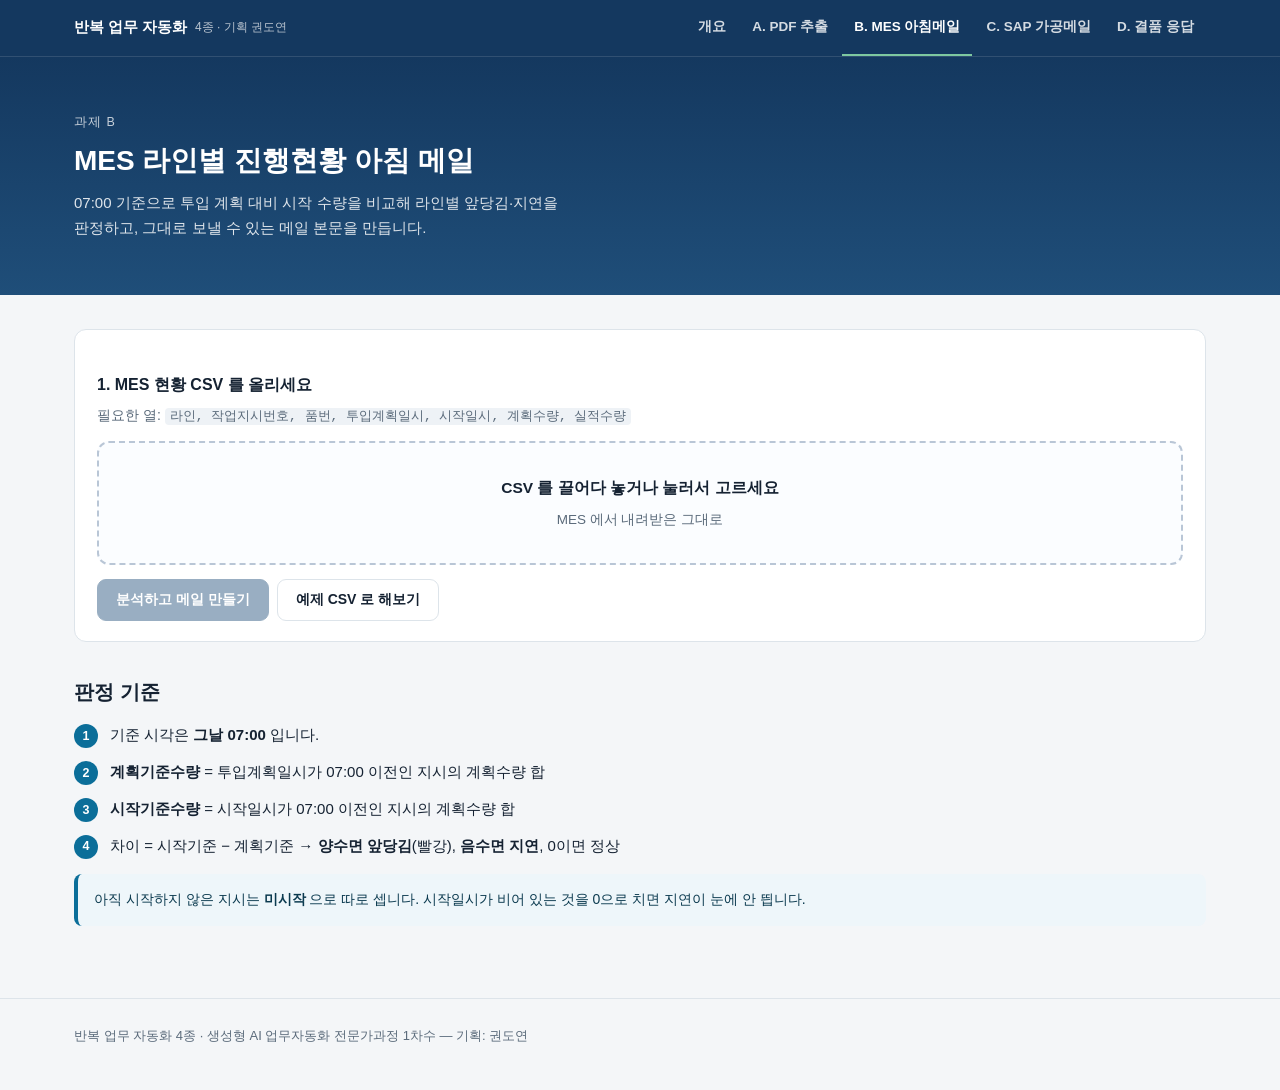
<file: task-b.html>
<!DOCTYPE html>
<html lang="ko">
<head>
<meta charset="UTF-8">
<meta name="viewport" content="width=device-width, initial-scale=1.0">
<style>
  :root{
    --bg:#f4f6f8; --card:#fff; --ink:#152232; --sub:#5b6b7b; --line:#dde4ea;
    --brand:#1f4e79; --brand-deep:#14385f; --accent:#0b6e99;
    --ok:#0a6045; --warn:#7a4f00; --danger:#c8341f;
    --wrap:1180px; --pad:24px;
  }
  @media (max-width:640px){ :root{ --pad:16px; } }
  *{box-sizing:border-box; margin:0; padding:0;}
  html,body{background:var(--bg); color:var(--ink);
    font-family:"Pretendard","Apple SD Gothic Neo","Malgun Gothic",sans-serif;}
  body{font-size:15px; line-height:1.65; word-break:keep-all; overflow-wrap:break-word;}

  /* ── 상단 메뉴: 고정. 스크롤은 본문만 ─────────────────────────────────
     로고는 왼쪽, 메뉴는 오른쪽. 둘을 같은 가운데선에 세운다.
     sticky 가 아니라 fixed 다 — 조상에 overflow 가 걸리면 sticky 는 조용히 죽는다. */
  .topnav{position:fixed; top:0; left:0; right:0; z-index:40;
    background:var(--brand-deep); border-bottom:1px solid rgba(255,255,255,.12);}
  .topnav-inner{display:flex; align-items:center; justify-content:space-between;
    gap:20px; max-width:var(--wrap); margin:0 auto; padding:0 var(--pad); min-height:56px;}
  .topnav-brand{display:flex; align-items:center; min-height:56px;
    color:#fff; font-weight:750; font-size:14.5px; text-decoration:none; white-space:nowrap; flex:0 0 auto;}
  .topnav-brand small{font-weight:400; opacity:.7; font-size:12px; margin-left:8px;}
  .topnav-links{display:flex; align-items:center; gap:2px; list-style:none;
    margin:0; padding:0; overflow-x:auto; scrollbar-width:none; min-width:0;}
  .topnav-links::-webkit-scrollbar{display:none;}
  .topnav-links a{display:flex; align-items:center; min-height:56px; padding:0 12px;
    color:rgba(255,255,255,.82); text-decoration:none; font-size:13.5px; font-weight:600;
    white-space:nowrap; border-bottom:2px solid transparent; transition:color .15s,border-color .15s;}
  .topnav-links a:hover{color:#fff;}
  .topnav-links a.active{color:#fff; border-bottom-color:#7ec8a0;}
  @media (max-width:860px){
    .topnav-inner{gap:10px; padding:0 14px; min-height:52px;}
    .topnav-brand{min-height:52px; font-size:13.5px;}
    .topnav-brand small{display:none;}
    .topnav-links a{min-height:52px; padding:0 9px; font-size:13px;}
  }

  /* 고정 바가 흐름에서 빠졌으므로 본문을 그만큼 내린다 */
  main{padding-top:calc(56px + 34px); padding-bottom:56px;}
  @media (max-width:860px){ main{padding-top:calc(52px + 26px);} }
  .wrap{max-width:var(--wrap); margin:0 auto; padding:0 var(--pad);}

  .hero{background:linear-gradient(180deg,var(--brand-deep),var(--brand)); color:#fff;
    padding:56px 0 40px; margin-top:56px;}
  @media (max-width:860px){ .hero{margin-top:52px; padding:40px 0 30px;} }
  .hero + main{padding-top:34px;}
  .hero .eyebrow{font-size:12.5px; letter-spacing:.08em; opacity:.75; margin-bottom:10px;}
  .hero h1{font-size:28px; line-height:1.3; font-weight:750; margin-bottom:12px;}
  .hero p{max-width:60ch; color:rgba(255,255,255,.86); font-size:15px;}

  h2{font-size:20px; font-weight:700; margin:34px 0 8px;}
  h3{font-size:16px; font-weight:700; margin:22px 0 6px;}
  main > .wrap > :first-child{margin-top:0;}
  p{margin:0 0 14px;}
  .sub{color:var(--sub); font-size:14px;}
  code{font-family:ui-monospace,SFMono-Regular,Menlo,monospace; font-size:.92em;
    background:#eef2f6; border-radius:4px; padding:1px 5px;}

  .card{background:var(--card); border:1px solid var(--line); border-radius:12px;
    padding:20px 22px; margin-bottom:18px;}
  /* 넷을 2×2 로 놓는다. auto-fit 으로 두면 폭에 따라 3+1 로 갈라져
     마지막 칸만 덩그러니 남는다 — 네 개를 나란히 견주는 화면이라 짝수로 묶는다.
     minmax(0,1fr) 인 이유: 1fr 의 최소값은 auto(=내용 크기)라 긴 낱말이 들어가면
     칸이 안 줄어들고 옆으로 삐져나온다. */
  .cards{display:grid; grid-template-columns:repeat(2,minmax(0,1fr)); gap:20px;}
  @media (max-width:760px){ .cards{grid-template-columns:1fr; gap:16px;} }
  .cards .card{margin-bottom:0;}
  /* 격자 안에서는 gap 이 간격을 준다 — 형제 여백을 쓰면 첫 칸만 커진다 */
  .cards > .card + .card{margin-top:0;}
  /* 설명 길이가 달라도 **버튼 줄은 같은 높이에** 서게 한다.
     칸 높이는 격자가 맞춰 주지만 버튼은 글 바로 뒤를 따라가 제각각이 된다. */
  .cards .card{display:flex; flex-direction:column; padding:24px 26px 22px;}
  .cards .card h3{margin:0 0 8px; font-size:17.5px;}
  .cards .card > p{margin-bottom:0;}
  .cards .card .btnrow{margin-top:auto; padding-top:18px;}
  @media (max-width:760px){ .cards .card{padding:20px 20px 18px;} }

  /* 「무엇을 올리나 → 무엇이 나오나」 한 줄. 카드마다 같은 자리에 두어
     넷을 위아래로 훑으며 견줄 수 있게 한다. */
  .io{display:flex; flex-wrap:wrap; align-items:center; gap:8px;
    margin-top:14px; padding-top:14px; border-top:1px solid var(--line);
    font-size:13px; color:var(--sub);}
  .io b{color:var(--ink); font-weight:650;}
  .io .arrow{color:#9fb2c4;}
  .tag{display:inline-block; background:#eef2f6; border-radius:6px;
    padding:2px 8px; font-size:12.5px; color:#40546b; font-weight:600;}

  /* label 은 기본이 inline 이다 — block 으로 두지 않으면 안쪽 글자가 제멋대로 흐른다 */
  .drop{display:block; border:2px dashed #b9c6d6; border-radius:12px; background:#fbfdff;
    padding:32px 20px; text-align:center; cursor:pointer; transition:border-color .15s,background .15s;}
  .drop:hover,.drop.over{border-color:var(--accent); background:#f0f8fc;}
  .drop b{display:block; font-size:15.5px; margin-bottom:6px;}
  .drop span{color:var(--sub); font-size:13.5px;}
  input[type=file]{display:none;}

  .btn{display:inline-flex; align-items:center; justify-content:center; gap:6px;
    min-height:42px; padding:0 18px; border-radius:9px; border:1px solid var(--line);
    background:#fff; color:var(--ink); font-size:14px; font-weight:650; cursor:pointer;
    text-decoration:none;}
  .btn:hover{border-color:#9fb2c4;}
  .btn.primary{background:var(--brand); border-color:var(--brand); color:#fff;}
  .btn.primary:hover{background:var(--brand-deep);}
  .btn.green{background:var(--ok); border-color:var(--ok); color:#fff;}
  .btn:disabled{opacity:.45; cursor:not-allowed;}
  .btnrow{display:flex; flex-wrap:wrap; gap:8px; margin-top:14px;}

  .note{border-left:4px solid var(--accent); background:#eef6fa; color:#0b3a4f;
    padding:14px 16px; border-radius:8px; font-size:14px; margin:16px 0;}
  .warn{border-left:4px solid var(--danger); background:#fdeae7; color:#7a1a0c;
    padding:14px 16px; border-radius:8px; font-size:14px; margin:16px 0;}
  .ok{border-left:4px solid var(--ok); background:#e9f6f0; color:#08422a;
    padding:14px 16px; border-radius:8px; font-size:14px; margin:16px 0;}

  .tablewrap{overflow-x:auto; border:1px solid var(--line); border-radius:10px; background:#fff;}
  table{border-collapse:collapse; width:100%; font-size:13.5px;}
  th,td{border-bottom:1px solid var(--line); padding:9px 12px; text-align:left; white-space:nowrap;}
  th{background:#eef2f6; font-weight:700; position:sticky; top:0;}
  tr:last-child td{border-bottom:0;}
  td.num{text-align:right; font-variant-numeric:tabular-nums;}
  .flag{color:var(--danger); font-weight:700;}

  .steps{counter-reset:s; list-style:none; padding:0; margin:14px 0;}
  .steps li{counter-increment:s; position:relative; padding-left:36px; margin-bottom:12px;}
  .steps li::before{content:counter(s); position:absolute; left:0; top:1px;
    width:24px; height:24px; border-radius:50%; background:var(--accent); color:#fff;
    font-size:12.5px; font-weight:700; display:flex; align-items:center; justify-content:center;}

  footer{border-top:1px solid var(--line); padding:26px 0 44px; color:var(--sub); font-size:13px;}
  .prev{border:1px solid var(--line); border-radius:10px; background:#fff; padding:16px; overflow-x:auto;}
  .muted{color:var(--sub);}
  .filelist{margin:14px 0 0; padding:0; list-style:none; font-size:13.5px;}
  .filelist li{padding:6px 0; border-bottom:1px solid var(--line); color:var(--sub);}
  .filelist li:last-child{border-bottom:0;}
</style>
<title>B. MES 진행현황 아침 메일 — 반복 업무 자동화 4종</title>
<meta name="description" content="MES 현황 CSV 를 올리면 라인별 앞당김·지연을 판정해 아침 보고 메일 본문을 만듭니다.">
<!-- === HD:META:BEGIN (자동 생성 — scripts 로 다시 굽습니다) === -->
<link rel="icon" href="favicon.svg" type="image/svg+xml">
<link rel="icon" href="favicon-32.png" sizes="32x32" type="image/png">
<link rel="apple-touch-icon" href="apple-touch-icon.png">
<link rel="canonical" href="https://aebonlee.github.io/hd-project02/task-b.html">
<meta name="robots" content="index,follow">
<meta property="og:type" content="website">
<meta property="og:site_name" content="HD 생성형 AI 업무자동화 전문가과정">
<meta property="og:url" content="https://aebonlee.github.io/hd-project02/task-b.html">
<meta property="og:title" content="MES 라인별 진행현황 아침 메일 — HD 생성형 AI 업무자동화 전문가과정">
<meta property="og:description" content="07:00 기준으로 투입 계획 대비 시작 수량을 비교해 라인별 앞당김·지연을 판정하고 메일 본문을 만듭니다.">
<meta property="og:image" content="https://aebonlee.github.io/hd-project02/og-task-b.png">
<meta property="og:image:width" content="1200">
<meta property="og:image:height" content="630">
<meta property="og:locale" content="ko_KR">
<meta name="twitter:card" content="summary_large_image">
<meta name="twitter:title" content="MES 라인별 진행현황 아침 메일 — HD 생성형 AI 업무자동화 전문가과정">
<meta name="twitter:description" content="07:00 기준으로 투입 계획 대비 시작 수량을 비교해 라인별 앞당김·지연을 판정하고 메일 본문을 만듭니다.">
<meta name="twitter:image" content="https://aebonlee.github.io/hd-project02/og-task-b.png">
<!-- === HD:META:END === -->
</head>
<body>

<nav class="topnav" aria-label="주요 메뉴">
  <div class="topnav-inner">
    <a class="topnav-brand" href="index.html">반복 업무 자동화 <small>4종 · 기획 권도연</small></a>
    <ul class="topnav-links">
      <li><a href="index.html">개요</a></li>
      <li><a href="task-a.html">A. PDF 추출</a></li>
      <li><a href="task-b.html" class="active" aria-current="page">B. MES 아침메일</a></li>
      <li><a href="task-c.html">C. SAP 가공메일</a></li>
      <li><a href="taskD_shortage_web/index.html">D. 결품 응답</a></li>
    </ul>
  </div>
</nav>

<header class="hero"><div class="wrap"><div class="eyebrow">과제 B</div><h1>MES 라인별 진행현황 아침 메일</h1><p>07:00 기준으로 투입 계획 대비 시작 수량을 비교해 라인별 앞당김·지연을 판정하고, 그대로 보낼 수 있는 메일 본문을 만듭니다.</p></div></header>

<main><div class="wrap">

<div class="card">
  <h3>1. MES 현황 CSV 를 올리세요</h3>
  <p class="sub">필요한 열: <code>라인, 작업지시번호, 품번, 투입계획일시, 시작일시, 계획수량, 실적수량</code></p>
  <label class="drop" id="drop">
    <input type="file" id="file" accept=".csv,text/csv">
    <b>CSV 를 끌어다 놓거나 눌러서 고르세요</b>
    <span>MES 에서 내려받은 그대로</span>
  </label>
  <ul class="filelist" id="files"></ul>
  <div class="btnrow">
    <button class="btn primary" id="run" disabled>분석하고 메일 만들기</button>
    <button class="btn" id="sample">예제 CSV 로 해보기</button>
  </div>
</div>

<div id="out"></div>

<h2>판정 기준</h2>
<ol class="steps">
  <li>기준 시각은 <b>그날 07:00</b> 입니다.</li>
  <li><b>계획기준수량</b> = 투입계획일시가 07:00 이전인 지시의 계획수량 합</li>
  <li><b>시작기준수량</b> = 시작일시가 07:00 이전인 지시의 계획수량 합</li>
  <li>차이 = 시작기준 − 계획기준 →
      <b>양수면 앞당김</b>(빨강), <b>음수면 지연</b>, 0이면 정상</li>
</ol>
<div class="note">
  아직 시작하지 않은 지시는 <b>미시작</b> 으로 따로 셉니다.
  시작일시가 비어 있는 것을 0으로 치면 지연이 눈에 안 띕니다.
</div>

</div></main>

<footer><div class="wrap">반복 업무 자동화 4종 · 생성형 AI 업무자동화 전문가과정 1차수 — 기획: 권도연</div></footer>
<script src="js/task-b.js"></script>
</body>
</html>
</file>
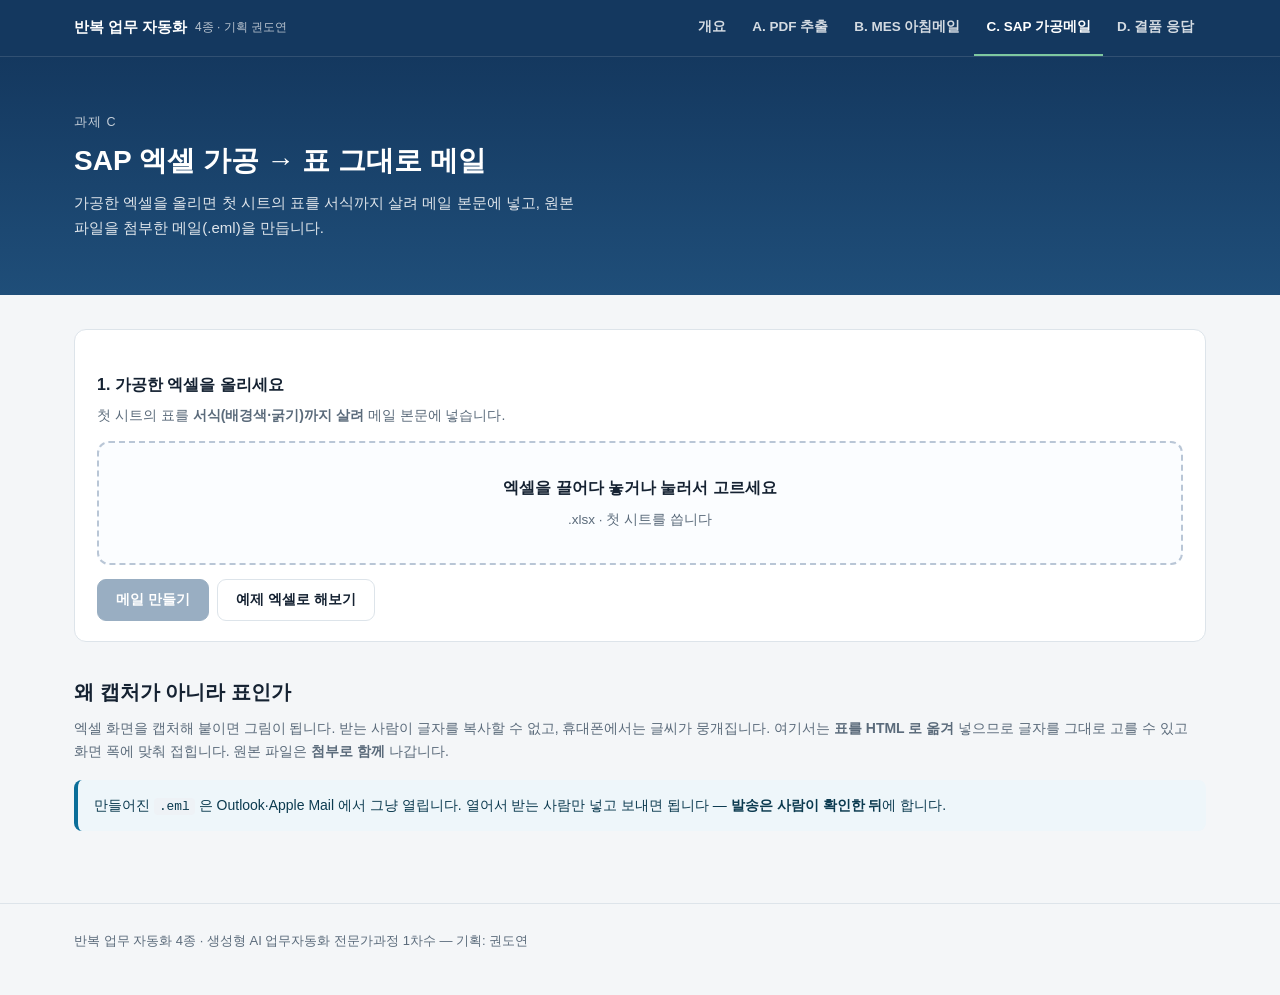
<file: task-c.html>
<!DOCTYPE html>
<html lang="ko">
<head>
<meta charset="UTF-8">
<meta name="viewport" content="width=device-width, initial-scale=1.0">
<style>
  :root{
    --bg:#f4f6f8; --card:#fff; --ink:#152232; --sub:#5b6b7b; --line:#dde4ea;
    --brand:#1f4e79; --brand-deep:#14385f; --accent:#0b6e99;
    --ok:#0a6045; --warn:#7a4f00; --danger:#c8341f;
    --wrap:1180px; --pad:24px;
  }
  @media (max-width:640px){ :root{ --pad:16px; } }
  *{box-sizing:border-box; margin:0; padding:0;}
  html,body{background:var(--bg); color:var(--ink);
    font-family:"Pretendard","Apple SD Gothic Neo","Malgun Gothic",sans-serif;}
  body{font-size:15px; line-height:1.65; word-break:keep-all; overflow-wrap:break-word;}

  /* ── 상단 메뉴: 고정. 스크롤은 본문만 ─────────────────────────────────
     로고는 왼쪽, 메뉴는 오른쪽. 둘을 같은 가운데선에 세운다.
     sticky 가 아니라 fixed 다 — 조상에 overflow 가 걸리면 sticky 는 조용히 죽는다. */
  .topnav{position:fixed; top:0; left:0; right:0; z-index:40;
    background:var(--brand-deep); border-bottom:1px solid rgba(255,255,255,.12);}
  .topnav-inner{display:flex; align-items:center; justify-content:space-between;
    gap:20px; max-width:var(--wrap); margin:0 auto; padding:0 var(--pad); min-height:56px;}
  .topnav-brand{display:flex; align-items:center; min-height:56px;
    color:#fff; font-weight:750; font-size:14.5px; text-decoration:none; white-space:nowrap; flex:0 0 auto;}
  .topnav-brand small{font-weight:400; opacity:.7; font-size:12px; margin-left:8px;}
  .topnav-links{display:flex; align-items:center; gap:2px; list-style:none;
    margin:0; padding:0; overflow-x:auto; scrollbar-width:none; min-width:0;}
  .topnav-links::-webkit-scrollbar{display:none;}
  .topnav-links a{display:flex; align-items:center; min-height:56px; padding:0 12px;
    color:rgba(255,255,255,.82); text-decoration:none; font-size:13.5px; font-weight:600;
    white-space:nowrap; border-bottom:2px solid transparent; transition:color .15s,border-color .15s;}
  .topnav-links a:hover{color:#fff;}
  .topnav-links a.active{color:#fff; border-bottom-color:#7ec8a0;}
  @media (max-width:860px){
    .topnav-inner{gap:10px; padding:0 14px; min-height:52px;}
    .topnav-brand{min-height:52px; font-size:13.5px;}
    .topnav-brand small{display:none;}
    .topnav-links a{min-height:52px; padding:0 9px; font-size:13px;}
  }

  /* 고정 바가 흐름에서 빠졌으므로 본문을 그만큼 내린다 */
  main{padding-top:calc(56px + 34px); padding-bottom:56px;}
  @media (max-width:860px){ main{padding-top:calc(52px + 26px);} }
  .wrap{max-width:var(--wrap); margin:0 auto; padding:0 var(--pad);}

  .hero{background:linear-gradient(180deg,var(--brand-deep),var(--brand)); color:#fff;
    padding:56px 0 40px; margin-top:56px;}
  @media (max-width:860px){ .hero{margin-top:52px; padding:40px 0 30px;} }
  .hero + main{padding-top:34px;}
  .hero .eyebrow{font-size:12.5px; letter-spacing:.08em; opacity:.75; margin-bottom:10px;}
  .hero h1{font-size:28px; line-height:1.3; font-weight:750; margin-bottom:12px;}
  .hero p{max-width:60ch; color:rgba(255,255,255,.86); font-size:15px;}

  h2{font-size:20px; font-weight:700; margin:34px 0 8px;}
  h3{font-size:16px; font-weight:700; margin:22px 0 6px;}
  main > .wrap > :first-child{margin-top:0;}
  p{margin:0 0 14px;}
  .sub{color:var(--sub); font-size:14px;}
  code{font-family:ui-monospace,SFMono-Regular,Menlo,monospace; font-size:.92em;
    background:#eef2f6; border-radius:4px; padding:1px 5px;}

  .card{background:var(--card); border:1px solid var(--line); border-radius:12px;
    padding:20px 22px; margin-bottom:18px;}
  /* 넷을 2×2 로 놓는다. auto-fit 으로 두면 폭에 따라 3+1 로 갈라져
     마지막 칸만 덩그러니 남는다 — 네 개를 나란히 견주는 화면이라 짝수로 묶는다.
     minmax(0,1fr) 인 이유: 1fr 의 최소값은 auto(=내용 크기)라 긴 낱말이 들어가면
     칸이 안 줄어들고 옆으로 삐져나온다. */
  .cards{display:grid; grid-template-columns:repeat(2,minmax(0,1fr)); gap:20px;}
  @media (max-width:760px){ .cards{grid-template-columns:1fr; gap:16px;} }
  .cards .card{margin-bottom:0;}
  /* 격자 안에서는 gap 이 간격을 준다 — 형제 여백을 쓰면 첫 칸만 커진다 */
  .cards > .card + .card{margin-top:0;}
  /* 설명 길이가 달라도 **버튼 줄은 같은 높이에** 서게 한다.
     칸 높이는 격자가 맞춰 주지만 버튼은 글 바로 뒤를 따라가 제각각이 된다. */
  .cards .card{display:flex; flex-direction:column; padding:24px 26px 22px;}
  .cards .card h3{margin:0 0 8px; font-size:17.5px;}
  .cards .card > p{margin-bottom:0;}
  .cards .card .btnrow{margin-top:auto; padding-top:18px;}
  @media (max-width:760px){ .cards .card{padding:20px 20px 18px;} }

  /* 「무엇을 올리나 → 무엇이 나오나」 한 줄. 카드마다 같은 자리에 두어
     넷을 위아래로 훑으며 견줄 수 있게 한다. */
  .io{display:flex; flex-wrap:wrap; align-items:center; gap:8px;
    margin-top:14px; padding-top:14px; border-top:1px solid var(--line);
    font-size:13px; color:var(--sub);}
  .io b{color:var(--ink); font-weight:650;}
  .io .arrow{color:#9fb2c4;}
  .tag{display:inline-block; background:#eef2f6; border-radius:6px;
    padding:2px 8px; font-size:12.5px; color:#40546b; font-weight:600;}

  /* label 은 기본이 inline 이다 — block 으로 두지 않으면 안쪽 글자가 제멋대로 흐른다 */
  .drop{display:block; border:2px dashed #b9c6d6; border-radius:12px; background:#fbfdff;
    padding:32px 20px; text-align:center; cursor:pointer; transition:border-color .15s,background .15s;}
  .drop:hover,.drop.over{border-color:var(--accent); background:#f0f8fc;}
  .drop b{display:block; font-size:15.5px; margin-bottom:6px;}
  .drop span{color:var(--sub); font-size:13.5px;}
  input[type=file]{display:none;}

  .btn{display:inline-flex; align-items:center; justify-content:center; gap:6px;
    min-height:42px; padding:0 18px; border-radius:9px; border:1px solid var(--line);
    background:#fff; color:var(--ink); font-size:14px; font-weight:650; cursor:pointer;
    text-decoration:none;}
  .btn:hover{border-color:#9fb2c4;}
  .btn.primary{background:var(--brand); border-color:var(--brand); color:#fff;}
  .btn.primary:hover{background:var(--brand-deep);}
  .btn.green{background:var(--ok); border-color:var(--ok); color:#fff;}
  .btn:disabled{opacity:.45; cursor:not-allowed;}
  .btnrow{display:flex; flex-wrap:wrap; gap:8px; margin-top:14px;}

  .note{border-left:4px solid var(--accent); background:#eef6fa; color:#0b3a4f;
    padding:14px 16px; border-radius:8px; font-size:14px; margin:16px 0;}
  .warn{border-left:4px solid var(--danger); background:#fdeae7; color:#7a1a0c;
    padding:14px 16px; border-radius:8px; font-size:14px; margin:16px 0;}
  .ok{border-left:4px solid var(--ok); background:#e9f6f0; color:#08422a;
    padding:14px 16px; border-radius:8px; font-size:14px; margin:16px 0;}

  .tablewrap{overflow-x:auto; border:1px solid var(--line); border-radius:10px; background:#fff;}
  table{border-collapse:collapse; width:100%; font-size:13.5px;}
  th,td{border-bottom:1px solid var(--line); padding:9px 12px; text-align:left; white-space:nowrap;}
  th{background:#eef2f6; font-weight:700; position:sticky; top:0;}
  tr:last-child td{border-bottom:0;}
  td.num{text-align:right; font-variant-numeric:tabular-nums;}
  .flag{color:var(--danger); font-weight:700;}

  .steps{counter-reset:s; list-style:none; padding:0; margin:14px 0;}
  .steps li{counter-increment:s; position:relative; padding-left:36px; margin-bottom:12px;}
  .steps li::before{content:counter(s); position:absolute; left:0; top:1px;
    width:24px; height:24px; border-radius:50%; background:var(--accent); color:#fff;
    font-size:12.5px; font-weight:700; display:flex; align-items:center; justify-content:center;}

  footer{border-top:1px solid var(--line); padding:26px 0 44px; color:var(--sub); font-size:13px;}
  .prev{border:1px solid var(--line); border-radius:10px; background:#fff; padding:16px; overflow-x:auto;}
  .muted{color:var(--sub);}
  .filelist{margin:14px 0 0; padding:0; list-style:none; font-size:13.5px;}
  .filelist li{padding:6px 0; border-bottom:1px solid var(--line); color:var(--sub);}
  .filelist li:last-child{border-bottom:0;}
</style>
<title>C. SAP 엑셀 가공 → 메일 — 반복 업무 자동화 4종</title>
<meta name="description" content="가공한 엑셀을 올리면 표를 서식 그대로 메일 본문에 넣고 원본을 첨부한 메일을 만듭니다.">
<!-- === HD:META:BEGIN (자동 생성 — scripts 로 다시 굽습니다) === -->
<link rel="icon" href="favicon.svg" type="image/svg+xml">
<link rel="icon" href="favicon-32.png" sizes="32x32" type="image/png">
<link rel="apple-touch-icon" href="apple-touch-icon.png">
<link rel="canonical" href="https://aebonlee.github.io/hd-project02/task-c.html">
<meta name="robots" content="index,follow">
<meta property="og:type" content="website">
<meta property="og:site_name" content="HD 생성형 AI 업무자동화 전문가과정">
<meta property="og:url" content="https://aebonlee.github.io/hd-project02/task-c.html">
<meta property="og:title" content="SAP 엑셀 가공 → 표 그대로 메일 — HD 생성형 AI 업무자동화 전문가과정">
<meta property="og:description" content="가공한 엑셀의 표를 서식까지 살려 메일 본문에 넣고, 원본 파일을 첨부한 메일을 만듭니다.">
<meta property="og:image" content="https://aebonlee.github.io/hd-project02/og-task-c.png">
<meta property="og:image:width" content="1200">
<meta property="og:image:height" content="630">
<meta property="og:locale" content="ko_KR">
<meta name="twitter:card" content="summary_large_image">
<meta name="twitter:title" content="SAP 엑셀 가공 → 표 그대로 메일 — HD 생성형 AI 업무자동화 전문가과정">
<meta name="twitter:description" content="가공한 엑셀의 표를 서식까지 살려 메일 본문에 넣고, 원본 파일을 첨부한 메일을 만듭니다.">
<meta name="twitter:image" content="https://aebonlee.github.io/hd-project02/og-task-c.png">
<!-- === HD:META:END === -->
</head>
<body>

<nav class="topnav" aria-label="주요 메뉴">
  <div class="topnav-inner">
    <a class="topnav-brand" href="index.html">반복 업무 자동화 <small>4종 · 기획 권도연</small></a>
    <ul class="topnav-links">
      <li><a href="index.html">개요</a></li>
      <li><a href="task-a.html">A. PDF 추출</a></li>
      <li><a href="task-b.html">B. MES 아침메일</a></li>
      <li><a href="task-c.html" class="active" aria-current="page">C. SAP 가공메일</a></li>
      <li><a href="taskD_shortage_web/index.html">D. 결품 응답</a></li>
    </ul>
  </div>
</nav>

<header class="hero"><div class="wrap"><div class="eyebrow">과제 C</div><h1>SAP 엑셀 가공 → 표 그대로 메일</h1><p>가공한 엑셀을 올리면 첫 시트의 표를 서식까지 살려 메일 본문에 넣고, 원본 파일을 첨부한 메일(.eml)을 만듭니다.</p></div></header>

<main><div class="wrap">

<div class="card">
  <h3>1. 가공한 엑셀을 올리세요</h3>
  <p class="sub">첫 시트의 표를 <b>서식(배경색·굵기)까지 살려</b> 메일 본문에 넣습니다.</p>
  <label class="drop" id="drop">
    <input type="file" id="file" accept=".xlsx,.xls">
    <b>엑셀을 끌어다 놓거나 눌러서 고르세요</b>
    <span>.xlsx · 첫 시트를 씁니다</span>
  </label>
  <ul class="filelist" id="files"></ul>
  <div class="btnrow">
    <button class="btn primary" id="run" disabled>메일 만들기</button>
    <button class="btn" id="sample">예제 엑셀로 해보기</button>
  </div>
</div>

<div id="out"></div>

<h2>왜 캡처가 아니라 표인가</h2>
<p class="sub">엑셀 화면을 캡처해 붙이면 그림이 됩니다. 받는 사람이 글자를 복사할 수 없고,
  휴대폰에서는 글씨가 뭉개집니다. 여기서는 <b>표를 HTML 로 옮겨</b> 넣으므로
  글자를 그대로 고를 수 있고 화면 폭에 맞춰 접힙니다. 원본 파일은 <b>첨부로 함께</b> 나갑니다.</p>
<div class="note">
  만들어진 <code>.eml</code> 은 Outlook·Apple Mail 에서 그냥 열립니다.
  열어서 받는 사람만 넣고 보내면 됩니다 — <b>발송은 사람이 확인한 뒤</b>에 합니다.
</div>

</div></main>

<footer><div class="wrap">반복 업무 자동화 4종 · 생성형 AI 업무자동화 전문가과정 1차수 — 기획: 권도연</div></footer>
<script src="lib/xlsx.full.min.js"></script>
<script src="js/task-c.js"></script>
</body>
</html>
</file>
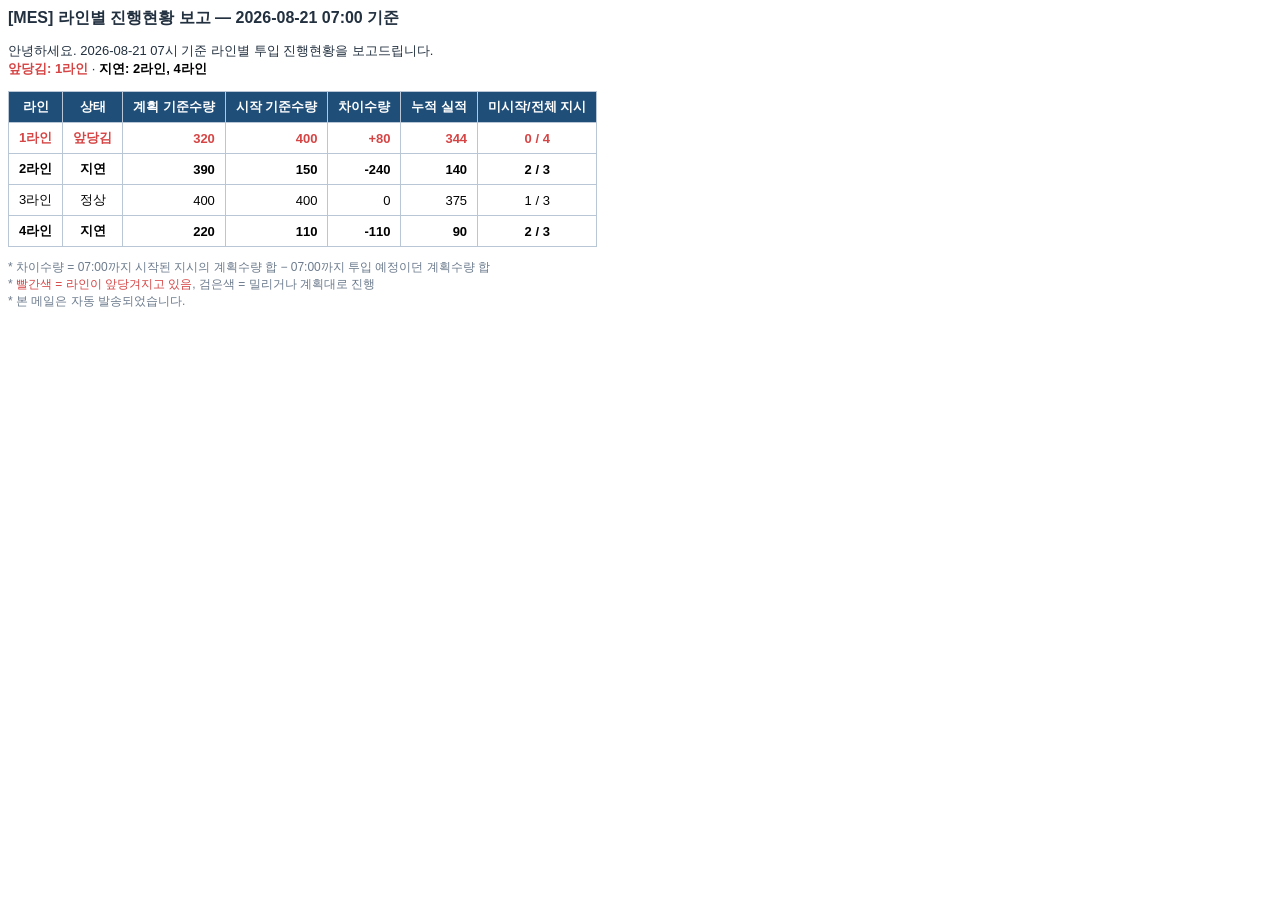
<file: taskB_mes_mail/output/mes_report_20260821.html>
<html>
<body style="font-family:'Malgun Gothic','맑은 고딕',sans-serif;color:#22303f;" class="hd hd-app">
  <h2 style="font-size:16px;">[MES] 라인별 진행현황 보고 — 2026-08-21 07:00 기준</h2>
  <p style="font-size:13px;">안녕하세요. 2026-08-21 07시 기준 라인별 투입 진행현황을 보고드립니다.<br>
  <span style="color:#d64545;font-weight:bold;">앞당김: 1라인</span> · <span style="color:#000000;font-weight:bold;">지연: 2라인, 4라인</span></p>
  <table style="border-collapse:collapse;">
    <tr>
      <th style="border:1px solid #b9c6d6;padding:6px 10px;background:#1f4e79;color:#ffffff;font-size:13px;">라인</th><th style="border:1px solid #b9c6d6;padding:6px 10px;background:#1f4e79;color:#ffffff;font-size:13px;">상태</th>
      <th style="border:1px solid #b9c6d6;padding:6px 10px;background:#1f4e79;color:#ffffff;font-size:13px;">계획 기준수량</th><th style="border:1px solid #b9c6d6;padding:6px 10px;background:#1f4e79;color:#ffffff;font-size:13px;">시작 기준수량</th>
      <th style="border:1px solid #b9c6d6;padding:6px 10px;background:#1f4e79;color:#ffffff;font-size:13px;">차이수량</th><th style="border:1px solid #b9c6d6;padding:6px 10px;background:#1f4e79;color:#ffffff;font-size:13px;">누적 실적</th>
      <th style="border:1px solid #b9c6d6;padding:6px 10px;background:#1f4e79;color:#ffffff;font-size:13px;">미시작/전체 지시</th>
    </tr>
    <tr style="color:#d64545;font-weight:bold;"><td style="border:1px solid #b9c6d6;padding:6px 10px;font-size:13px;">1라인</td><td style="border:1px solid #b9c6d6;padding:6px 10px;font-size:13px;text-align:center;">앞당김</td><td style="border:1px solid #b9c6d6;padding:6px 10px;font-size:13px;text-align:right;">320</td><td style="border:1px solid #b9c6d6;padding:6px 10px;font-size:13px;text-align:right;">400</td><td style="border:1px solid #b9c6d6;padding:6px 10px;font-size:13px;text-align:right;">+80</td><td style="border:1px solid #b9c6d6;padding:6px 10px;font-size:13px;text-align:right;">344</td><td style="border:1px solid #b9c6d6;padding:6px 10px;font-size:13px;text-align:center;">0 / 4</td></tr>
<tr style="color:#000000;font-weight:bold;"><td style="border:1px solid #b9c6d6;padding:6px 10px;font-size:13px;">2라인</td><td style="border:1px solid #b9c6d6;padding:6px 10px;font-size:13px;text-align:center;">지연</td><td style="border:1px solid #b9c6d6;padding:6px 10px;font-size:13px;text-align:right;">390</td><td style="border:1px solid #b9c6d6;padding:6px 10px;font-size:13px;text-align:right;">150</td><td style="border:1px solid #b9c6d6;padding:6px 10px;font-size:13px;text-align:right;">-240</td><td style="border:1px solid #b9c6d6;padding:6px 10px;font-size:13px;text-align:right;">140</td><td style="border:1px solid #b9c6d6;padding:6px 10px;font-size:13px;text-align:center;">2 / 3</td></tr>
<tr style="color:#000000;"><td style="border:1px solid #b9c6d6;padding:6px 10px;font-size:13px;">3라인</td><td style="border:1px solid #b9c6d6;padding:6px 10px;font-size:13px;text-align:center;">정상</td><td style="border:1px solid #b9c6d6;padding:6px 10px;font-size:13px;text-align:right;">400</td><td style="border:1px solid #b9c6d6;padding:6px 10px;font-size:13px;text-align:right;">400</td><td style="border:1px solid #b9c6d6;padding:6px 10px;font-size:13px;text-align:right;">0</td><td style="border:1px solid #b9c6d6;padding:6px 10px;font-size:13px;text-align:right;">375</td><td style="border:1px solid #b9c6d6;padding:6px 10px;font-size:13px;text-align:center;">1 / 3</td></tr>
<tr style="color:#000000;font-weight:bold;"><td style="border:1px solid #b9c6d6;padding:6px 10px;font-size:13px;">4라인</td><td style="border:1px solid #b9c6d6;padding:6px 10px;font-size:13px;text-align:center;">지연</td><td style="border:1px solid #b9c6d6;padding:6px 10px;font-size:13px;text-align:right;">220</td><td style="border:1px solid #b9c6d6;padding:6px 10px;font-size:13px;text-align:right;">110</td><td style="border:1px solid #b9c6d6;padding:6px 10px;font-size:13px;text-align:right;">-110</td><td style="border:1px solid #b9c6d6;padding:6px 10px;font-size:13px;text-align:right;">90</td><td style="border:1px solid #b9c6d6;padding:6px 10px;font-size:13px;text-align:center;">2 / 3</td></tr>
  </table>
  <p style="font-size:12px;color:#6b7a8c;">
    * 차이수량 = 07:00까지 시작된 지시의 계획수량 합 − 07:00까지 투입 예정이던 계획수량 합<br>
    * <span style="color:#d64545;">빨간색 = 라인이 앞당겨지고 있음</span>, 검은색 = 밀리거나 계획대로 진행<br>
    * 본 메일은 자동 발송되었습니다.
  </p>
</body>
</html>
</file>
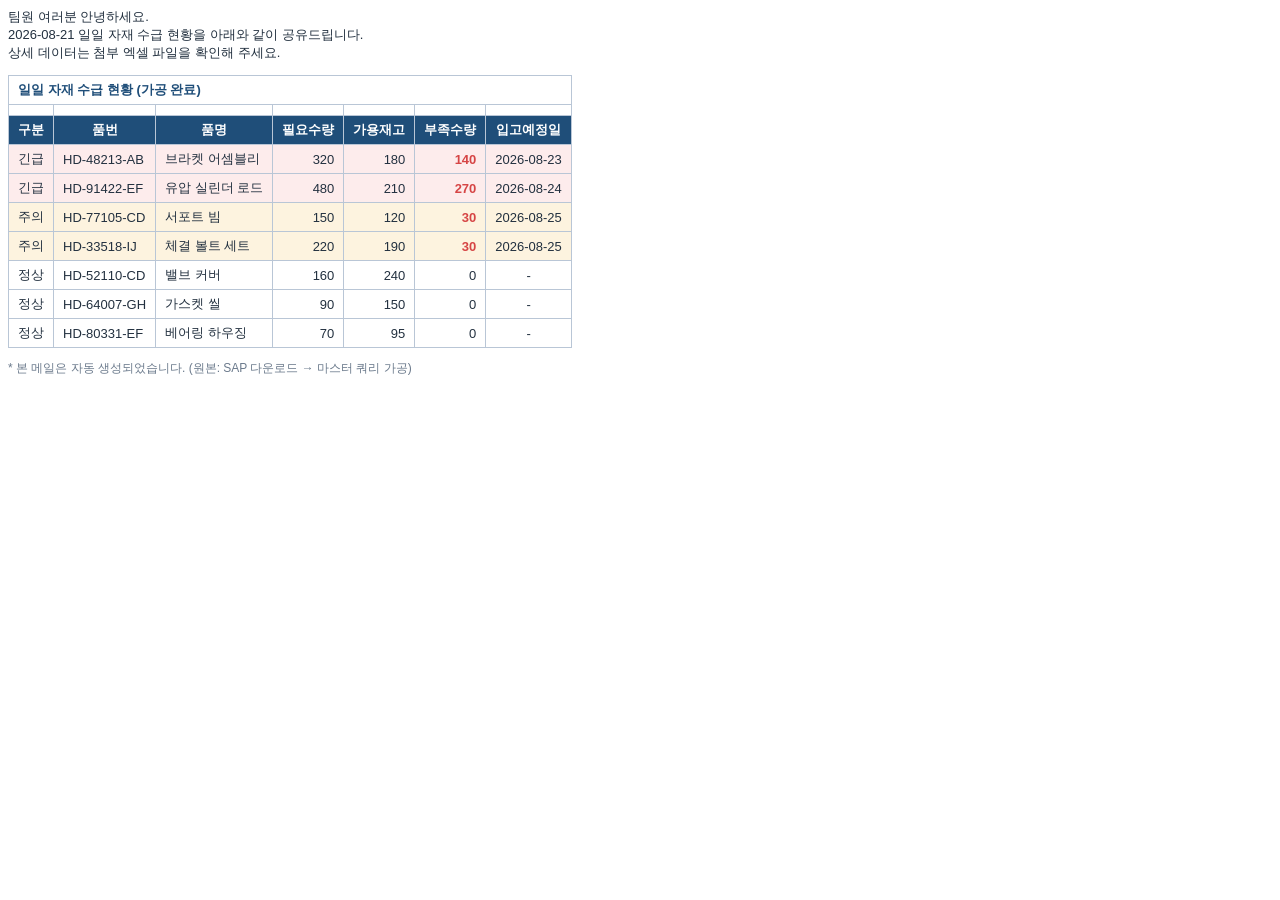
<file: taskC_sap_excel_mail/output/sap_mail_preview_20260821.html>
<html>
<body style="font-family:'Malgun Gothic','맑은 고딕',sans-serif;color:#22303f;" class="hd hd-app">
  <p style="font-size:13px;">팀원 여러분 안녕하세요.<br>
  2026-08-21 일일 자재 수급 현황을 아래와 같이 공유드립니다.<br>
  상세 데이터는 첨부 엑셀 파일을 확인해 주세요.</p>
  <table style="border-collapse:collapse;"><tr><td style="border:1px solid #b9c6d6;padding:5px 9px;font-size:13px;font-family:'Malgun Gothic',sans-serif;font-weight:bold;color:#1F4E79" colspan="7">일일 자재 수급 현황 (가공 완료)</td></tr>
<tr><td style="border:1px solid #b9c6d6;padding:5px 9px;font-size:13px;font-family:'Malgun Gothic',sans-serif"></td><td style="border:1px solid #b9c6d6;padding:5px 9px;font-size:13px;font-family:'Malgun Gothic',sans-serif"></td><td style="border:1px solid #b9c6d6;padding:5px 9px;font-size:13px;font-family:'Malgun Gothic',sans-serif"></td><td style="border:1px solid #b9c6d6;padding:5px 9px;font-size:13px;font-family:'Malgun Gothic',sans-serif"></td><td style="border:1px solid #b9c6d6;padding:5px 9px;font-size:13px;font-family:'Malgun Gothic',sans-serif"></td><td style="border:1px solid #b9c6d6;padding:5px 9px;font-size:13px;font-family:'Malgun Gothic',sans-serif"></td><td style="border:1px solid #b9c6d6;padding:5px 9px;font-size:13px;font-family:'Malgun Gothic',sans-serif"></td></tr>
<tr><td style="border:1px solid #b9c6d6;padding:5px 9px;font-size:13px;font-family:'Malgun Gothic',sans-serif;background:#1F4E79;font-weight:bold;color:#FFFFFF;text-align:center">구분</td><td style="border:1px solid #b9c6d6;padding:5px 9px;font-size:13px;font-family:'Malgun Gothic',sans-serif;background:#1F4E79;font-weight:bold;color:#FFFFFF;text-align:center">품번</td><td style="border:1px solid #b9c6d6;padding:5px 9px;font-size:13px;font-family:'Malgun Gothic',sans-serif;background:#1F4E79;font-weight:bold;color:#FFFFFF;text-align:center">품명</td><td style="border:1px solid #b9c6d6;padding:5px 9px;font-size:13px;font-family:'Malgun Gothic',sans-serif;background:#1F4E79;font-weight:bold;color:#FFFFFF;text-align:center">필요수량</td><td style="border:1px solid #b9c6d6;padding:5px 9px;font-size:13px;font-family:'Malgun Gothic',sans-serif;background:#1F4E79;font-weight:bold;color:#FFFFFF;text-align:center">가용재고</td><td style="border:1px solid #b9c6d6;padding:5px 9px;font-size:13px;font-family:'Malgun Gothic',sans-serif;background:#1F4E79;font-weight:bold;color:#FFFFFF;text-align:center">부족수량</td><td style="border:1px solid #b9c6d6;padding:5px 9px;font-size:13px;font-family:'Malgun Gothic',sans-serif;background:#1F4E79;font-weight:bold;color:#FFFFFF;text-align:center">입고예정일</td></tr>
<tr><td style="border:1px solid #b9c6d6;padding:5px 9px;font-size:13px;font-family:'Malgun Gothic',sans-serif;background:#FDECEC;text-align:center">긴급</td><td style="border:1px solid #b9c6d6;padding:5px 9px;font-size:13px;font-family:'Malgun Gothic',sans-serif;background:#FDECEC">HD-48213-AB</td><td style="border:1px solid #b9c6d6;padding:5px 9px;font-size:13px;font-family:'Malgun Gothic',sans-serif;background:#FDECEC">브라켓 어셈블리</td><td style="border:1px solid #b9c6d6;padding:5px 9px;font-size:13px;font-family:'Malgun Gothic',sans-serif;background:#FDECEC;text-align:right">320</td><td style="border:1px solid #b9c6d6;padding:5px 9px;font-size:13px;font-family:'Malgun Gothic',sans-serif;background:#FDECEC;text-align:right">180</td><td style="border:1px solid #b9c6d6;padding:5px 9px;font-size:13px;font-family:'Malgun Gothic',sans-serif;background:#FDECEC;font-weight:bold;color:#D64545;text-align:right">140</td><td style="border:1px solid #b9c6d6;padding:5px 9px;font-size:13px;font-family:'Malgun Gothic',sans-serif;background:#FDECEC;text-align:center">2026-08-23</td></tr>
<tr><td style="border:1px solid #b9c6d6;padding:5px 9px;font-size:13px;font-family:'Malgun Gothic',sans-serif;background:#FDECEC;text-align:center">긴급</td><td style="border:1px solid #b9c6d6;padding:5px 9px;font-size:13px;font-family:'Malgun Gothic',sans-serif;background:#FDECEC">HD-91422-EF</td><td style="border:1px solid #b9c6d6;padding:5px 9px;font-size:13px;font-family:'Malgun Gothic',sans-serif;background:#FDECEC">유압 실린더 로드</td><td style="border:1px solid #b9c6d6;padding:5px 9px;font-size:13px;font-family:'Malgun Gothic',sans-serif;background:#FDECEC;text-align:right">480</td><td style="border:1px solid #b9c6d6;padding:5px 9px;font-size:13px;font-family:'Malgun Gothic',sans-serif;background:#FDECEC;text-align:right">210</td><td style="border:1px solid #b9c6d6;padding:5px 9px;font-size:13px;font-family:'Malgun Gothic',sans-serif;background:#FDECEC;font-weight:bold;color:#D64545;text-align:right">270</td><td style="border:1px solid #b9c6d6;padding:5px 9px;font-size:13px;font-family:'Malgun Gothic',sans-serif;background:#FDECEC;text-align:center">2026-08-24</td></tr>
<tr><td style="border:1px solid #b9c6d6;padding:5px 9px;font-size:13px;font-family:'Malgun Gothic',sans-serif;background:#FDF3DF;text-align:center">주의</td><td style="border:1px solid #b9c6d6;padding:5px 9px;font-size:13px;font-family:'Malgun Gothic',sans-serif;background:#FDF3DF">HD-77105-CD</td><td style="border:1px solid #b9c6d6;padding:5px 9px;font-size:13px;font-family:'Malgun Gothic',sans-serif;background:#FDF3DF">서포트 빔</td><td style="border:1px solid #b9c6d6;padding:5px 9px;font-size:13px;font-family:'Malgun Gothic',sans-serif;background:#FDF3DF;text-align:right">150</td><td style="border:1px solid #b9c6d6;padding:5px 9px;font-size:13px;font-family:'Malgun Gothic',sans-serif;background:#FDF3DF;text-align:right">120</td><td style="border:1px solid #b9c6d6;padding:5px 9px;font-size:13px;font-family:'Malgun Gothic',sans-serif;background:#FDF3DF;font-weight:bold;color:#D64545;text-align:right">30</td><td style="border:1px solid #b9c6d6;padding:5px 9px;font-size:13px;font-family:'Malgun Gothic',sans-serif;background:#FDF3DF;text-align:center">2026-08-25</td></tr>
<tr><td style="border:1px solid #b9c6d6;padding:5px 9px;font-size:13px;font-family:'Malgun Gothic',sans-serif;background:#FDF3DF;text-align:center">주의</td><td style="border:1px solid #b9c6d6;padding:5px 9px;font-size:13px;font-family:'Malgun Gothic',sans-serif;background:#FDF3DF">HD-33518-IJ</td><td style="border:1px solid #b9c6d6;padding:5px 9px;font-size:13px;font-family:'Malgun Gothic',sans-serif;background:#FDF3DF">체결 볼트 세트</td><td style="border:1px solid #b9c6d6;padding:5px 9px;font-size:13px;font-family:'Malgun Gothic',sans-serif;background:#FDF3DF;text-align:right">220</td><td style="border:1px solid #b9c6d6;padding:5px 9px;font-size:13px;font-family:'Malgun Gothic',sans-serif;background:#FDF3DF;text-align:right">190</td><td style="border:1px solid #b9c6d6;padding:5px 9px;font-size:13px;font-family:'Malgun Gothic',sans-serif;background:#FDF3DF;font-weight:bold;color:#D64545;text-align:right">30</td><td style="border:1px solid #b9c6d6;padding:5px 9px;font-size:13px;font-family:'Malgun Gothic',sans-serif;background:#FDF3DF;text-align:center">2026-08-25</td></tr>
<tr><td style="border:1px solid #b9c6d6;padding:5px 9px;font-size:13px;font-family:'Malgun Gothic',sans-serif;text-align:center">정상</td><td style="border:1px solid #b9c6d6;padding:5px 9px;font-size:13px;font-family:'Malgun Gothic',sans-serif">HD-52110-CD</td><td style="border:1px solid #b9c6d6;padding:5px 9px;font-size:13px;font-family:'Malgun Gothic',sans-serif">밸브 커버</td><td style="border:1px solid #b9c6d6;padding:5px 9px;font-size:13px;font-family:'Malgun Gothic',sans-serif;text-align:right">160</td><td style="border:1px solid #b9c6d6;padding:5px 9px;font-size:13px;font-family:'Malgun Gothic',sans-serif;text-align:right">240</td><td style="border:1px solid #b9c6d6;padding:5px 9px;font-size:13px;font-family:'Malgun Gothic',sans-serif;text-align:right">0</td><td style="border:1px solid #b9c6d6;padding:5px 9px;font-size:13px;font-family:'Malgun Gothic',sans-serif;text-align:center">-</td></tr>
<tr><td style="border:1px solid #b9c6d6;padding:5px 9px;font-size:13px;font-family:'Malgun Gothic',sans-serif;text-align:center">정상</td><td style="border:1px solid #b9c6d6;padding:5px 9px;font-size:13px;font-family:'Malgun Gothic',sans-serif">HD-64007-GH</td><td style="border:1px solid #b9c6d6;padding:5px 9px;font-size:13px;font-family:'Malgun Gothic',sans-serif">가스켓 씰</td><td style="border:1px solid #b9c6d6;padding:5px 9px;font-size:13px;font-family:'Malgun Gothic',sans-serif;text-align:right">90</td><td style="border:1px solid #b9c6d6;padding:5px 9px;font-size:13px;font-family:'Malgun Gothic',sans-serif;text-align:right">150</td><td style="border:1px solid #b9c6d6;padding:5px 9px;font-size:13px;font-family:'Malgun Gothic',sans-serif;text-align:right">0</td><td style="border:1px solid #b9c6d6;padding:5px 9px;font-size:13px;font-family:'Malgun Gothic',sans-serif;text-align:center">-</td></tr>
<tr><td style="border:1px solid #b9c6d6;padding:5px 9px;font-size:13px;font-family:'Malgun Gothic',sans-serif;text-align:center">정상</td><td style="border:1px solid #b9c6d6;padding:5px 9px;font-size:13px;font-family:'Malgun Gothic',sans-serif">HD-80331-EF</td><td style="border:1px solid #b9c6d6;padding:5px 9px;font-size:13px;font-family:'Malgun Gothic',sans-serif">베어링 하우징</td><td style="border:1px solid #b9c6d6;padding:5px 9px;font-size:13px;font-family:'Malgun Gothic',sans-serif;text-align:right">70</td><td style="border:1px solid #b9c6d6;padding:5px 9px;font-size:13px;font-family:'Malgun Gothic',sans-serif;text-align:right">95</td><td style="border:1px solid #b9c6d6;padding:5px 9px;font-size:13px;font-family:'Malgun Gothic',sans-serif;text-align:right">0</td><td style="border:1px solid #b9c6d6;padding:5px 9px;font-size:13px;font-family:'Malgun Gothic',sans-serif;text-align:center">-</td></tr></table>
  <p style="font-size:12px;color:#6b7a8c;">* 본 메일은 자동 생성되었습니다. (원본: SAP 다운로드 → 마스터 쿼리 가공)</p>
</body>
</html>
</file>
<file: taskD_shortage_web/css/style.css>
/* 협력업체 결품(D+4) 응답 웹페이지 스타일 */
:root {
  --navy: #1f3a5f;
  --navy-dark: #16293f;
  --blue: #2f6fd6;
  --bg: #f2f5f9;
  --card: #ffffff;
  --line: #dde4ec;
  --text: #22303f;
  --muted: #6b7a8c;
  --red: #d64545;
  --red-bg: #fdecec;
  --green: #2e9e5b;
  --green-bg: #e8f7ee;
  --amber: #b97a12;
  --amber-bg: #fdf3df;
  --radius: 10px;
  --shadow: 0 1px 3px rgba(20, 35, 60, 0.08), 0 4px 14px rgba(20, 35, 60, 0.06);
}

* { box-sizing: border-box; }

body {
  margin: 0;
  font-family: "Malgun Gothic", "맑은 고딕", "Apple SD Gothic Neo", "Noto Sans KR", sans-serif;
  background: var(--bg);
  color: var(--text);
  font-size: 14px;
  line-height: 1.5;
}

/* 헤더 */
.app-header {
  background: linear-gradient(120deg, var(--navy-dark), var(--navy));
  color: #fff;
  padding: 16px 24px;
  display: flex;
  align-items: center;
  justify-content: space-between;
  flex-wrap: wrap;
  gap: 12px;
}
.app-header h1 { margin: 0; font-size: 19px; font-weight: 700; }
.app-header .subtitle { font-size: 12px; opacity: 0.75; margin-top: 2px; }

.mode-switch { display: flex; gap: 6px; }
.mode-switch button {
  border: 1px solid rgba(255, 255, 255, 0.35);
  background: transparent;
  color: #fff;
  padding: 8px 18px;
  border-radius: 20px;
  cursor: pointer;
  font-size: 13px;
  font-family: inherit;
  transition: background 0.15s;
}
.mode-switch button:hover { background: rgba(255, 255, 255, 0.12); }
.mode-switch button.active {
  background: #fff;
  color: var(--navy);
  font-weight: 700;
  border-color: #fff;
}

main { max-width: 1100px; margin: 0 auto; padding: 20px 16px 60px; }

.card {
  background: var(--card);
  border: 1px solid var(--line);
  border-radius: var(--radius);
  box-shadow: var(--shadow);
  padding: 18px 20px;
  margin-bottom: 16px;
}
.card h2 {
  margin: 0 0 12px;
  font-size: 15px;
  color: var(--navy);
  display: flex;
  align-items: center;
  gap: 8px;
}
.card h2 .step {
  display: inline-flex;
  align-items: center;
  justify-content: center;
  width: 22px; height: 22px;
  border-radius: 50%;
  background: var(--navy);
  color: #fff;
  font-size: 12px;
  flex: none;
}

.hint { color: var(--muted); font-size: 12px; margin: 6px 0 0; }

/* 버튼 */
.btn {
  display: inline-flex;
  align-items: center;
  gap: 6px;
  border: 1px solid var(--line);
  background: #fff;
  color: var(--text);
  padding: 8px 14px;
  border-radius: 8px;
  font-size: 13px;
  font-family: inherit;
  cursor: pointer;
  transition: background 0.15s, border-color 0.15s;
}
.btn:hover { background: #f4f7fb; border-color: #c3cedb; }
.btn:disabled { opacity: 0.45; cursor: not-allowed; }
.btn-primary { background: var(--blue); border-color: var(--blue); color: #fff; font-weight: 700; }
.btn-primary:hover { background: #2559ad; border-color: #2559ad; }
.btn-danger { background: var(--red); border-color: var(--red); color: #fff; }
.btn-danger:hover { background: #b93838; border-color: #b93838; }
.btn-ghost { background: transparent; border-color: transparent; color: var(--muted); }
.btn-sm { padding: 5px 10px; font-size: 12px; }

.toolbar { display: flex; gap: 8px; flex-wrap: wrap; align-items: center; }

/* 상태 칩 */
.chip {
  display: inline-block;
  padding: 3px 10px;
  border-radius: 12px;
  font-size: 12px;
  font-weight: 700;
  white-space: nowrap;
}
.chip-none { background: var(--amber-bg); color: var(--amber); }      /* 미응답 */
.chip-issue { background: var(--red-bg); color: var(--red); }         /* 이슈 있음 */
.chip-ok { background: var(--green-bg); color: var(--green); }        /* 이상 없음 */

/* 요약 카드 */
.summary-grid {
  display: grid;
  grid-template-columns: repeat(auto-fit, minmax(150px, 1fr));
  gap: 12px;
  margin-bottom: 16px;
}
.summary-item {
  background: var(--card);
  border: 1px solid var(--line);
  border-radius: var(--radius);
  padding: 14px 16px;
  box-shadow: var(--shadow);
}
.summary-item .label { font-size: 12px; color: var(--muted); }
.summary-item .value { font-size: 26px; font-weight: 800; margin-top: 2px; }
.summary-item.v-none .value { color: var(--amber); }
.summary-item.v-issue .value { color: var(--red); }
.summary-item.v-ok .value { color: var(--green); }

/* 테이블 */
.table-wrap { overflow-x: auto; }
table { border-collapse: collapse; width: 100%; font-size: 13px; }
th, td {
  border-bottom: 1px solid var(--line);
  padding: 8px 10px;
  text-align: left;
  white-space: nowrap;
}
th { background: #f6f8fb; color: var(--navy); font-size: 12px; position: sticky; top: 0; }
tr:hover td { background: #fafcff; }
td.num { text-align: right; font-variant-numeric: tabular-nums; }
td .shortage { color: var(--red); font-weight: 700; }

/* 파일 업로드 */
.upload-zone {
  border: 2px dashed #b9c6d6;
  border-radius: var(--radius);
  padding: 22px;
  text-align: center;
  color: var(--muted);
  cursor: pointer;
  transition: border-color 0.15s, background 0.15s;
}
.upload-zone:hover, .upload-zone.dragover { border-color: var(--blue); background: #f0f6ff; }
.upload-zone strong { color: var(--blue); }
#fileInput { display: none; }

/* 로그인 (업체 모드) */
.login-box { max-width: 380px; margin: 30px auto; }
.form-row { margin-bottom: 12px; }
.form-row label { display: block; font-size: 12px; color: var(--muted); margin-bottom: 4px; }
.form-row select, .form-row input, .form-row textarea {
  width: 100%;
  padding: 9px 10px;
  border: 1px solid var(--line);
  border-radius: 8px;
  font-size: 13px;
  font-family: inherit;
  background: #fff;
  color: var(--text);
}
.form-row select:focus, .form-row input:focus, .form-row textarea:focus {
  outline: 2px solid rgba(47, 111, 214, 0.35);
  border-color: var(--blue);
}

/* 업체 모드 부품 카드 */
.part-card {
  border: 1px solid var(--line);
  border-radius: var(--radius);
  padding: 14px 16px;
  margin-bottom: 10px;
  background: #fff;
}
.part-card.answered-ok { border-left: 4px solid var(--green); }
.part-card.answered-issue { border-left: 4px solid var(--red); }
.part-head { display: flex; justify-content: space-between; gap: 10px; flex-wrap: wrap; }
.part-head .pn { font-weight: 800; font-size: 14px; }
.part-meta { color: var(--muted); font-size: 12px; margin-top: 3px; }
.part-meta b { color: var(--red); }
.answer-btns { display: flex; gap: 8px; margin-top: 10px; flex-wrap: wrap; }
.answer-btns .btn.selected-ok { background: var(--green); border-color: var(--green); color: #fff; font-weight: 700; }
.answer-btns .btn.selected-issue { background: var(--red); border-color: var(--red); color: #fff; font-weight: 700; }

.issue-form {
  margin-top: 10px;
  padding: 12px;
  background: var(--red-bg);
  border-radius: 8px;
  display: grid;
  grid-template-columns: 1fr 170px auto;
  gap: 8px;
  align-items: end;
}
.issue-form .form-row { margin-bottom: 0; }
@media (max-width: 640px) {
  .issue-form { grid-template-columns: 1fr; }
}

.answered-note { margin-top: 8px; font-size: 12px; color: var(--muted); }

/* 알림 로그 */
.log-box {
  background: #101827;
  color: #cde3c8;
  font-family: "D2Coding", Consolas, monospace;
  font-size: 12px;
  border-radius: 8px;
  padding: 12px 14px;
  max-height: 240px;
  overflow-y: auto;
  white-space: pre-wrap;
  word-break: break-all;
}
.log-box .log-time { color: #7f96b8; }
.log-box:empty::before { content: "알림 로그가 없습니다."; color: #5c6b80; }

/* 토스트 */
#toast {
  position: fixed;
  bottom: 24px;
  left: 50%;
  transform: translateX(-50%);
  background: var(--navy-dark);
  color: #fff;
  padding: 10px 20px;
  border-radius: 20px;
  font-size: 13px;
  box-shadow: var(--shadow);
  opacity: 0;
  pointer-events: none;
  transition: opacity 0.25s;
  z-index: 100;
  max-width: 90vw;
}
#toast.show { opacity: 1; }
#toast.error { background: var(--red); }

.empty-state {
  text-align: center;
  color: var(--muted);
  padding: 40px 10px;
}
.empty-state .big { font-size: 34px; margin-bottom: 8px; }

.badge-date {
  background: rgba(255, 255, 255, 0.15);
  border-radius: 6px;
  padding: 4px 10px;
  font-size: 12px;
}

footer {
  text-align: center;
  color: var(--muted);
  font-size: 11px;
  padding: 20px 0 40px;
}
</file>
<file: taskD_shortage_web/css/hd-theme.css>
/* ============================================================================
 * hd-theme.css — HD 프로젝트 공통 디자인 시스템
 *
 * 각 프로젝트의 기존 CSS **뒤에** 불러옵니다. CSS 는 특정도가 같으면
 * 나중에 온 쪽이 이기므로, 순서가 곧 우선순위입니다.
 * 앞으로 옮기면 기존 스타일이 되살아나 이 파일이 무력해집니다.
 *
 * 방침
 *  - 클래스 이름을 새로 요구하지 않는다. 프로젝트마다 마크업이 달라서,
 *    요소 선택자(table, button, input …)와 이미 쓰이고 있는 이름
 *    (.card .panel .btn .table .badge .tab .toolbar …)에만 붙는다.
 *  - 색은 토큰 하나만 바꾸면 프로젝트 색이 바뀐다 (--accent).
 *  - 라이트/다크 둘 다 본다.
 * ========================================================================== */

/* 글꼴은 **바깥에서 받아 오지 않는다.**
   폐쇄망에서 열어야 하는데, 스타일시트를 받아 오는 요청은 화면 그리기를 막는다.
   거절되면 차라리 빠른데 폐쇄망에서는 응답이 없어 시간이 다 될 때까지 기다린다.
   그동안 화면이 하얗다 — "안 열린다"로 보이지만 열리는 중이다.
   아래 --hd-sans 의 OS 기본 한글 글꼴로 충분하다. 다시 넣지 말 것. */
/* ---------------------------------------------------------------- 토큰 --- */
:root {
  /* 면 */
  --hd-bg:        #f5f7fa;
  --hd-surface:   #ffffff;
  --hd-surface-2: #f8fafc;
  --hd-line:      #d5dde7;   /* 영역 경계가 보이도록 한 단계 진하게 */
  --hd-line-soft: #e8edf3;

  /* 글자 */
  --hd-ink:    #0f172a;
  --hd-ink-2:  #475569;
  /* #94a3b8 은 흰 바탕에서 2.56:1 로 본문 기준(4.5)에 못 미쳤다.
     지표 카드 라벨·보조 설명에 쓰이는 색이라 실제로 읽기 어려웠다. */
  --hd-ink-3:  #64748b;   /* 4.76:1 */

  /* 강조 — 프로젝트마다 이 두 줄만 바꾸면 색이 바뀐다 */
  /* hd-project02 */
  --accent:      #b45309;
  --accent-deep: #8a3f07;
  --accent-soft: #fdf1e3;
  --on-accent:   #ffffff;

  /* 상태 */
  --hd-ok:        #0a6045;   --hd-ok-soft:   #e3f4ec;   /* 짙게 */
  --hd-warn:      #9a6400;   --hd-warn-soft: #fdf4e3;
  --hd-bad:       #c8341f;   --hd-bad-soft:  #fdeae7;   /* 밝게 — 성공과 명도를 벌린다 */
  --hd-info:      #1d4ed8;   --hd-info-soft: #e8eefc;

  /* 형태 */
  --hd-r-sm: 6px;
  --hd-r:    10px;
  --hd-r-lg: 14px;
  --hd-shadow:    0 1px 2px rgba(15, 23, 42, .04), 0 1px 3px rgba(15, 23, 42, .06);
  --hd-shadow-lg: 0 4px 6px -2px rgba(15, 23, 42, .05), 0 12px 24px -6px rgba(15, 23, 42, .10);

  /* 폭 (§9.1) */
  --container-wide:  1280px;
  --container-read:  1100px;
  --container-prose:  860px;
  --container-pad:     20px;

  /* 세로 리듬 — 간격을 다섯 단계로만 쓴다.
     요소마다 제각각 정하면(12.6 · 14 · 15 · 20px …) 규칙이 없어 보이고,
     새 요소를 넣을 때마다 눈대중으로 또 다른 값이 생긴다. */
  --sp-1: 8px;    /* 목록 항목 사이 */
  --sp-2: 14px;   /* 문단 사이 */
  --sp-3: 22px;   /* 표·코드·안내 띠 위아래 */
  --sp-4: 34px;   /* 소제목 위 */
  --sp-5: 48px;   /* 큰 단락 사이 */

  /* 한국어 줄간격.
     한글은 받침 때문에 글자 높이가 커서 라틴 문자와 같은 값이면 답답하다.
     본문 1.8, 제목은 줄이 길지 않으므로 1.35. */
  --lh-body:  1.8;
  --lh-tight: 1.35;

  --hd-sans: "Pretendard Variable", Pretendard, -apple-system, BlinkMacSystemFont,
             "Apple SD Gothic Neo", "Malgun Gothic", "Noto Sans KR", system-ui, sans-serif;
  --hd-mono: "SF Mono", ui-monospace, SFMono-Regular, Menlo, Consolas,
             "D2Coding", monospace;
}

@media (min-width: 640px)  { :root { --container-pad: 28px; } }
@media (min-width: 1024px) { :root { --container-pad: 40px; } }

@media (prefers-color-scheme: dark) {
  :root:not([data-theme="light"]) {
    --hd-bg:        #0b1220;
    --hd-surface:   #121a2a;
    --hd-surface-2: #162033;
    --hd-line:      #24304a;
    --hd-line-soft: #1b2436;
    --hd-ink:       #e8eef7;
    --hd-ink-2:     #a9b6c9;
    --hd-ink-3:     #8d9cb3;   /* 어두운 바탕에서는 밝혀야 4.5:1 이 된다 */
    --accent:       #3aa8d8;
    --accent-deep:  #6cc4e8;
    --accent-soft:  #14293a;
    --on-accent:    #06121b;
    --hd-ok-soft:   #10281d;
    --hd-warn-soft: #2a2110;
    --hd-bad-soft:  #2c1512;
    --hd-info-soft: #131e3b;
    --hd-shadow:    0 1px 2px rgba(0, 0, 0, .35);
    --hd-shadow-lg: 0 12px 28px -8px rgba(0, 0, 0, .55);
  }
}
:root[data-theme="dark"] {
  --hd-bg: #0b1220; --hd-surface: #121a2a; --hd-surface-2: #162033;
  --hd-line: #24304a; --hd-line-soft: #1b2436;
  --hd-ink: #e8eef7; --hd-ink-2: #a9b6c9; --hd-ink-3: #6b7b93;
  --accent: #3aa8d8; --accent-deep: #6cc4e8; --accent-soft: #14293a; --on-accent: #06121b;
  --hd-ok-soft: #10281d; --hd-warn-soft: #2a2110; --hd-bad-soft: #2c1512; --hd-info-soft: #131e3b;
  --hd-shadow: 0 1px 2px rgba(0,0,0,.35);
  --hd-shadow-lg: 0 12px 28px -8px rgba(0,0,0,.55);
}

/* ---------------------------------------------------------------- 바탕 --- */

*, *::before, *::after { box-sizing: border-box; }

body.hd.hd-app {
  margin: 0;
  background: var(--hd-bg);
  color: var(--hd-ink);
  font-family: var(--hd-sans);
  font-size: 15px;
  line-height: var(--lh-body);
  letter-spacing: -0.003em;
  -webkit-font-smoothing: antialiased;
  /* 한국어 워드랩 표준 — break-word 단독은 어절 중간이 끊긴다 */
  word-break: keep-all;
  overflow-wrap: break-word;
}

/* 가로 스크롤은 표·코드 같은 제 컨테이너 안에서만 (§9) */
html, body.hd.hd-app { overflow-x: hidden; }

::selection { background: var(--accent); color: var(--on-accent); }

/* ⚠ 링크 색은 **클래스가 없는 순수 링크**에만 준다.
   `a` 전체에 주면, 프로젝트가 색을 칠해 둔 항목까지 덮는다.
   실제로 hd-project05 의 선택된 메뉴(`.nav-item.active`)는 짙은 남색 면에
   흰 글자로 지정돼 있었는데, 여기에 강조색을 얹어 대비 1.56 이 되어
   글자가 배경에 묻혔다. 특정도가 같으면 나중에 온 쪽이 이기기 때문이다.
   네비·버튼 역할을 하는 링크는 대부분 클래스를 갖고 있으므로 이 조건으로 갈린다. */
.hd.hd-app a:not([class]) {
  color: var(--accent);
  text-decoration-color: color-mix(in srgb, var(--accent) 35%, transparent);
  text-underline-offset: 3px;
}
.hd.hd-app a:not([class]):hover { text-decoration-color: currentColor; }

.hd.hd-app :where(h1, h2, h3, h4, h5, h6) {
  color: var(--hd-ink);
  font-weight: 700;
  letter-spacing: -0.02em;
  line-height: 1.3;
  margin: 0 0 .5em;
}
.hd.hd-app :where(h1) { font-size: clamp(22px, 1.2vw + 18px, 28px); }
.hd.hd-app :where(h2) { font-size: clamp(18px, .6vw + 16px, 21px); }
.hd.hd-app :where(h3) { font-size: 16px; }
.hd.hd-app :where(h4) { font-size: 14px; color: var(--hd-ink-2); }

.hd.hd-app :where(p) { margin: 0 0 .9em; }
.hd.hd-app :where(hr) { border: 0; border-top: 1px solid var(--hd-line); margin: 24px 0; }

.hd.hd-app :where(code, kbd, samp) {
  font-family: var(--hd-mono);
  font-size: .88em;
  background: var(--hd-surface-2);
  border: 1px solid var(--hd-line-soft);
  border-radius: 5px;
  padding: .1em .4em;
}
.hd.hd-app :where(pre) {
  font-family: var(--hd-mono);
  background: var(--hd-surface-2);
  border: 1px solid var(--hd-line);
  border-radius: var(--hd-r);
  padding: 14px 16px;
  overflow-x: auto;           /* 가로 스크롤은 여기서만 */
  line-height: 1.6;
}
.hd.hd-app :where(pre) code { background: none; border: 0; padding: 0; }

/* ------------------------------------------------------------ 앱 골격 --- */

/* ⚠ 페이지 최상단 헤더(body 의 직계 자식)만 칠한다.
   `.topbar` 만 보고 칠하면 안 된다 — 어떤 프로젝트는 본문 안쪽 제목 줄에도
   같은 이름을 쓴다(hd-project09). 거기까지 칠하면 그 프로젝트가 정해 둔
   짙은 제목 색이 그대로 남아 배경과 같은 계열이 되고 글자가 사라진다. */
body.hd.hd-app > header {
  background: linear-gradient(180deg, var(--accent-deep), var(--accent));
  color: var(--on-accent);
  border-bottom: 1px solid color-mix(in srgb, var(--accent-deep) 70%, #000);
  box-shadow: var(--hd-shadow);
  padding: 14px 0;
}
/* 헤더 안쪽 정렬선을 본문과 맞춘다.
   안에 폭 제한 래퍼(.inner/.wrap/.topbar-inner)가 있는 헤더는 그 래퍼가 이미
   가운데로 모으므로 건드리지 않는다. 래퍼 없이 h1 이 바로 들어 있는 헤더만
   본문과 같은 지점에서 시작하게 한다 — 안 그러면 제목은 화면 끝에 붙고
   본문 카드만 안쪽에 있어 좌측 선이 두 개로 보인다. */
body.hd.hd-app > header:not(:has(> .inner)):not(:has(> .wrap)):not(:has(> .topbar-inner)) {
  padding-left: max(var(--container-pad), calc((100% - var(--container-wide)) / 2));
  padding-right: max(var(--container-pad), calc((100% - var(--container-wide)) / 2));
}

/* 헤더 안 글자는 전부 밝게.
   프로젝트마다 부제에 `.sub` `.subtitle` `.muted` `small` 을 제각각 쓰는데,
   그 색이 어두운 회색으로 남아 그라디언트에 묻히는 것이 가장 흔한 가독성 사고였다.
   특정도를 넉넉히 올려 확실히 이기게 한다. */
body.hd.hd-app > header h1,
body.hd.hd-app > header h2,
body.hd.hd-app > header h3,
body.hd.hd-app > header .brand-text,
body.hd.hd-app > header a { color: #fff; }

body.hd.hd-app > header p,
body.hd.hd-app > header small,
body.hd.hd-app > header span,
body.hd.hd-app > header label,
body.hd.hd-app > header .sub,
body.hd.hd-app > header .subtitle,
body.hd.hd-app > header .muted,
body.hd.hd-app > header .hint,
body.hd.hd-app > header .note,
body.hd.hd-app > header .data-status,
body.hd.hd-app > header .desc {
  /* 흰색보다 살짝 낮춰 제목과 층을 만든다. 이 값에서도 대비는 넉넉하다. */
  color: rgba(255, 255, 255, .82);
}

/* 헤더 안 버튼·입력은 배경이 어두우므로 따로 잡는다 */
body.hd.hd-app > header .btn,
body.hd.hd-app > header button {
  background: rgba(255, 255, 255, .12);
  border-color: rgba(255, 255, 255, .32);
  color: #fff;
}
body.hd.hd-app > header .btn:hover,
body.hd.hd-app > header button:hover {
  background: rgba(255, 255, 255, .22);
  border-color: #fff;
}
body.hd.hd-app > header .btn.active,
body.hd.hd-app > header button.active,
body.hd.hd-app > header .btn-primary,
body.hd.hd-app > header .btn.primary {
  background: #fff;
  border-color: #fff;
  color: var(--accent-deep);
  font-weight: 700;
}
body.hd.hd-app > header select,
body.hd.hd-app > header input {
  background: rgba(255, 255, 255, .95);
  border-color: rgba(255, 255, 255, .5);
  color: var(--hd-ink);
}

.hd.hd-app .brand-mark {
  display: inline-flex; align-items: center; justify-content: center;
  font-weight: 800; letter-spacing: .02em;
  background: rgba(255, 255, 255, .16);
  border: 1px solid rgba(255, 255, 255, .22);
  color: #fff;
  padding: 4px 11px;
  border-radius: var(--hd-r-sm);
  backdrop-filter: saturate(140%) blur(2px);
}

/* 폭 제한 — 배경은 전면, 내용만 가운데 (§9.1) */
/* ⚠ `.layout` `.page` `.container` `main.main` 같은 범용 이름에는 폭을 걸지 않는다.
   사이드바 레이아웃이 그 이름을 쓰는 프로젝트가 있고(hd-project05·09),
   거기에 `margin: auto` 를 걸면 본문이 사이드바 밑으로 들어가 글자가 잘린다.
   실제로 05 를 그렇게 깨뜨렸다. 폭은 `.inner` 와 04 의 `.wrap` 에만 건다. */
.hd.hd-app .inner,
body.hd.hd-app > header.site-header > .wrap,
body.hd.hd-app > main.wrap {
  max-width: calc(var(--container-wide) + 2 * var(--container-pad));
  padding-left: var(--container-pad);
  padding-right: var(--container-pad);
  margin-left: auto;
  margin-right: auto;
}

/* 페이지 머리 */
.hd.hd-app .page-head {
  display: flex; flex-wrap: wrap; gap: 12px 20px;
  align-items: flex-start; justify-content: space-between;
  padding: 26px 0 18px;
}
.hd.hd-app .page-head h1 { margin: 0 0 4px; }
.hd.hd-app .page-head .muted, .hd.hd-app .page-head .sub, .hd.hd-app .page-head .subtitle { margin: 0; }

/* ----------------------------------------------------------- 컨테이너 --- */

.hd.hd-app .card, .hd.hd-app .panel, .hd.hd-app .box, .hd.hd-app .section-card, .hd.hd-app .chart-box {
  background: var(--hd-surface);
  border: 1px solid var(--hd-line);
  border-radius: var(--hd-r-lg);
  box-shadow: var(--hd-shadow);
  padding: 20px 22px;
}
.hd.hd-app .card + .card, .hd.hd-app .panel + .panel { margin-top: 18px; }

.hd.hd-app .card > :first-child, .hd.hd-app .panel > :first-child { margin-top: 0; }
.hd.hd-app .card > :last-child, .hd.hd-app .panel > :last-child { margin-bottom: 0; }

/* 카드 제목에 얇은 강조선 — 밋밋함을 없애는 가장 값싼 장치 */
.hd.hd-app .card > h2, .hd.hd-app .panel > h2, .hd.hd-app .card > h3, .hd.hd-app .panel > h3 {
  position: relative;
  padding-left: 12px;
}
.hd.hd-app .card > h2::before, .hd.hd-app .panel > h2::before, .hd.hd-app .card > h3::before, .hd.hd-app .panel > h3::before {
  content: "";
  position: absolute; left: 0; top: .22em; bottom: .22em;
  width: 3px; border-radius: 2px;
  background: var(--accent);
}

/* 격자 — minmax(0,1fr) 로 내용이 커도 칸이 삐져나오지 않게 (§9.7) */
/* 지표 한 줄 — 숫자만 들어가므로 좁아도 된다.
   195px 이면 1280px 폭에 여섯 칸이 들어간다. 230px 이면 다섯 칸에서 끊겨
   마지막 한 칸이 다음 줄에 혼자 남는다(사업장 6곳에서 실제로 그랬다). */
.hd.hd-app .kpi-grid, .hd.hd-app .stat-grid {
  display: grid;
  grid-template-columns: repeat(auto-fit, minmax(min(195px, 100%), 1fr));
  gap: 14px;
}

/* 내용이 든 카드 묶음 — 제목·설명·태그·버튼이 들어가므로 넓어야 읽힌다.
   지표 카드와 같은 값(195px)을 쓰면 글이 든 카드가 잘게 쪼개져 읽을 수 없다. */
.hd.hd-app .grid, .hd.hd-app .cards, .hd.hd-app .card-grid {
  display: grid;
  grid-template-columns: repeat(auto-fit, minmax(min(320px, 100%), 1fr));
  gap: 16px;
}

/* 지표 카드 */
.hd.hd-app .stat, .hd.hd-app .stat-card, .hd.hd-app .kpi, .hd.hd-app .kpi-card {
  background: var(--hd-surface);
  border: 1px solid var(--hd-line);
  border-radius: var(--hd-r);
  padding: 15px 17px;
  min-width: 0;
  position: relative;
  overflow: hidden;
  transition: border-color .15s ease, transform .15s ease;
}
.hd.hd-app .stat::after, .hd.hd-app .stat-card::after, .hd.hd-app .kpi::after, .hd.hd-app .kpi-card::after {
  content: ""; position: absolute; inset: 0 auto 0 0; width: 3px;
  background: var(--accent); opacity: .85;
}
.hd.hd-app .stat:hover, .hd.hd-app .stat-card:hover, .hd.hd-app .kpi:hover { border-color: var(--accent); }
.hd.hd-app :where(.stat, .stat-card, .kpi, .kpi-card) .stat-label, .hd.hd-app :where(.stat, .stat-card, .kpi, .kpi-card) .k, .hd.hd-app :where(.stat, .stat-card, .kpi, .kpi-card) .label {
  font-size: 12px; color: var(--hd-ink-3); font-weight: 600;
  letter-spacing: .01em; text-transform: none;
}
.hd.hd-app :where(.stat, .stat-card, .kpi, .kpi-card) .stat-value, .hd.hd-app :where(.stat, .stat-card, .kpi, .kpi-card) .v, .hd.hd-app :where(.stat, .stat-card, .kpi, .kpi-card) .value {
  font-size: 24px; font-weight: 750; line-height: 1.25;
  color: var(--hd-ink);
  font-variant-numeric: tabular-nums;
  letter-spacing: -0.02em;
}

/* ------------------------------------------------------------------ 표 --- */

.hd.hd-app .table-wrap, .hd.hd-app .tablewrap, .hd.hd-app .table-scroll {
  overflow-x: auto;                      /* 가로 스크롤은 표 안에서만 */
  border: 1px solid var(--hd-line);
  border-radius: var(--hd-r);
  background: var(--hd-surface);
}
.hd.hd-app .card .table-wrap, .hd.hd-app .panel .table-wrap, .hd.hd-app .card .tablewrap, .hd.hd-app .panel .tablewrap { box-shadow: none; }

.hd.hd-app table, .hd.hd-app .table, .hd.hd-app .tbl {
  border-collapse: separate;
  border-spacing: 0;
  width: 100%;
  font-size: 13.5px;
}
.hd.hd-app table th, .hd.hd-app .table th, .hd.hd-app .tbl th {
  background: var(--hd-surface-2);
  color: var(--hd-ink-2);
  font-weight: 700;
  font-size: 12.5px;
  letter-spacing: .01em;
  text-align: left;
  white-space: nowrap;
  padding: 10px 12px;
  border-bottom: 1px solid var(--hd-line);
  position: sticky; top: 0; z-index: 1;
}
.hd.hd-app table td, .hd.hd-app .table td, .hd.hd-app .tbl td {
  padding: 10px 12px;
  border-bottom: 1px solid var(--hd-line-soft);
  vertical-align: top;
}
.hd.hd-app table tbody tr:last-child td, .hd.hd-app .table tbody tr:last-child td, .hd.hd-app .tbl tbody tr:last-child td { border-bottom: 0; }
.hd.hd-app table tbody tr:hover td, .hd.hd-app .table tbody tr:hover td, .hd.hd-app .tbl tbody tr:hover td { background: var(--hd-surface-2); }
.hd.hd-app table td.num, .hd.hd-app table th.num, .hd.hd-app .table td.num, .hd.hd-app .table th.num, .hd.hd-app .tbl td.num, .hd.hd-app .tbl th.num {
  text-align: right;
  font-variant-numeric: tabular-nums;
  white-space: nowrap;
}
.hd.hd-app table .mono, .hd.hd-app .table .mono, .hd.hd-app .tbl .mono, .hd.hd-app .mono { font-family: var(--hd-mono); font-size: .95em; }

/* ---------------------------------------------------------------- 버튼 --- */

.hd.hd-app .btn, .hd.hd-app button.btn, .hd.hd-app a.btn {
  display: inline-flex; align-items: center; gap: 6px;
  font: inherit; font-size: 14px; font-weight: 600;
  line-height: 1.2;
  padding: 9px 15px;
  border-radius: var(--hd-r-sm);
  border: 1px solid var(--hd-line);
  background: var(--hd-surface);
  color: var(--hd-ink);
  cursor: pointer;
  text-decoration: none;
  transition: background .15s ease, border-color .15s ease, box-shadow .15s ease, transform .05s ease;
}
.hd.hd-app .btn:hover { border-color: var(--hd-ink-3); background: var(--hd-surface-2); }
.hd.hd-app .btn:active { transform: translateY(1px); }
.hd.hd-app .btn:focus-visible { outline: 2px solid var(--accent); outline-offset: 2px; }

.hd.hd-app .btn-primary, .hd.hd-app .btn.primary {
  background: var(--accent);
  border-color: var(--accent);
  color: var(--on-accent);
  box-shadow: var(--hd-shadow);
}
.hd.hd-app .btn-primary:hover, .hd.hd-app .btn.primary:hover {
  background: var(--accent-deep); border-color: var(--accent-deep); color: var(--on-accent);
}

.hd.hd-app .btn-secondary, .hd.hd-app .btn.secondary {
  background: var(--accent-soft);
  border-color: color-mix(in srgb, var(--accent) 30%, transparent);
  color: var(--accent-deep);
}
.hd.hd-app .btn-secondary:hover, .hd.hd-app .btn.secondary:hover {
  border-color: var(--accent); background: var(--accent-soft);
}

.hd.hd-app .btn-ghost, .hd.hd-app .btn.ghost { background: transparent; }
.hd.hd-app .btn-ghost:hover, .hd.hd-app .btn.ghost:hover { background: var(--hd-surface-2); }

.hd.hd-app .btn-danger, .hd.hd-app .btn.danger {
  background: var(--hd-bad); border-color: var(--hd-bad); color: #fff;
}
.hd.hd-app .btn-danger:hover { background: #93130b; border-color: #93130b; }

.hd.hd-app .btn-sm, .hd.hd-app .btn.small { font-size: 13px; padding: 6px 11px; }
.hd.hd-app .btn:disabled, .hd.hd-app .btn[disabled] { opacity: .5; cursor: not-allowed; }

.hd.hd-app .topbar .btn-ghost, .hd.hd-app .topbar .btn.ghost {
  border-color: rgba(255,255,255,.35); color: #fff; background: rgba(255,255,255,.08);
}
.hd.hd-app .topbar .btn-ghost:hover { background: rgba(255,255,255,.18); border-color: #fff; }

.hd.hd-app .btn-group, .hd.hd-app .toolbar, .hd.hd-app .actions {
  display: flex; flex-wrap: wrap; gap: 8px; align-items: center;
}

/* ---------------------------------------------------------------- 입력 --- */

.hd.hd-app input, .hd.hd-app select, .hd.hd-app textarea {
  font: inherit;
  font-size: 14px;
  color: var(--hd-ink);
  background: var(--hd-surface);
  border: 1px solid var(--hd-line);
  border-radius: var(--hd-r-sm);
  padding: 8px 11px;
  max-width: 100%;
  transition: border-color .15s ease, box-shadow .15s ease;
}
.hd.hd-app input:focus, .hd.hd-app select:focus, .hd.hd-app textarea:focus {
  outline: none;
  border-color: var(--accent);
  box-shadow: 0 0 0 3px color-mix(in srgb, var(--accent) 18%, transparent);
}
.hd.hd-app input[type="checkbox"], .hd.hd-app input[type="radio"] { accent-color: var(--accent); }
.hd.hd-app input::placeholder, .hd.hd-app textarea::placeholder { color: var(--hd-ink-3); }
.hd.hd-app label { font-size: 13px; color: var(--hd-ink-2); font-weight: 600; }

.hd.hd-app .form-row, .hd.hd-app .field-row {
  display: flex; flex-wrap: wrap; gap: 12px; align-items: flex-end;
  margin: 12px 0;
}
.hd.hd-app .form-row label, .hd.hd-app .field-row label {
  display: flex; flex-direction: column; gap: 5px;
}

/* ------------------------------------------------------------------ 탭 --- */

.hd.hd-app .tab-bar, .hd.hd-app .tabs, .hd.hd-app .tabs-inner {
  display: flex; gap: 2px;
  border-bottom: 1px solid var(--hd-line);
  overflow-x: auto;
  scrollbar-width: none;
}
.hd.hd-app .tab-bar::-webkit-scrollbar, .hd.hd-app .tabs::-webkit-scrollbar { display: none; }

.hd.hd-app .tab {
  font: inherit; font-size: 14px; font-weight: 600;
  color: var(--hd-ink-2);
  background: none; border: 0;
  border-bottom: 2px solid transparent;
  padding: 12px 14px;
  cursor: pointer; white-space: nowrap;
  transition: color .15s ease, border-color .15s ease;
}
.hd.hd-app .tab:hover { color: var(--hd-ink); }
.hd.hd-app .tab.active { color: var(--accent); border-bottom-color: var(--accent); }

/* ------------------------------------------------------------ 상태 표시 --- */

.hd.hd-app .badge, .hd.hd-app .tag, .hd.hd-app .pill, .hd.hd-app .chip {
  display: inline-flex; align-items: center; gap: 4px;
  font-size: 12px; font-weight: 700; line-height: 1.5;
  padding: 2px 9px;
  border-radius: 999px;
  background: var(--hd-surface-2);
  color: var(--hd-ink-2);
  border: 1px solid var(--hd-line);
  white-space: nowrap;
}
.hd.hd-app :where(.badge, .tag, .pill).ok, .hd.hd-app .badge-ok, .hd.hd-app .badge-approved, .hd.hd-app .badge-match, .hd.hd-app .badge-done, .hd.hd-app .status-ok {
  background: var(--hd-ok-soft); color: var(--hd-ok); border-color: transparent;
}
.hd.hd-app :where(.badge, .tag, .pill).bad, .hd.hd-app .badge-bad, .hd.hd-app .badge-mismatch, .hd.hd-app .badge-late, .hd.hd-app .badge-error, .hd.hd-app .status-bad {
  background: var(--hd-bad-soft); color: var(--hd-bad); border-color: transparent;
}
.hd.hd-app :where(.badge, .tag, .pill).warn, .hd.hd-app .badge-warn, .hd.hd-app .badge-wait, .hd.hd-app .badge-draft, .hd.hd-app .badge-late-soft, .hd.hd-app .status-warn {
  background: var(--hd-warn-soft); color: var(--hd-warn); border-color: transparent;
}
.hd.hd-app :where(.badge, .tag, .pill).info, .hd.hd-app .badge-info, .hd.hd-app .badge-submitted, .hd.hd-app .badge-delete {
  background: var(--hd-info-soft); color: var(--hd-info); border-color: transparent;
}

/* ---------------------------------------------------------------- 보조 --- */

.hd.hd-app .muted, .hd.hd-app .hint, .hd.hd-app .sub, .hd.hd-app .subtitle, .hd.hd-app .note, .hd.hd-app .small, .hd.hd-app .desc {
  color: var(--hd-ink-2);
  font-size: 13px;
}
.hd.hd-app .small, .hd.hd-app .tiny { font-size: 12px; color: var(--hd-ink-3); }
.hd.hd-app .hidden, .hd.hd-app [hidden] { display: none !important; }

/* 안내 띠 */
.hd.hd-app .notice, .hd.hd-app .callout, .hd.hd-app .alert, .hd.hd-app .banner {
  border: 1px solid var(--hd-line);
  border-left: 3px solid var(--accent);
  background: var(--hd-surface-2);
  border-radius: var(--hd-r-sm);
  padding: 12px 15px;
  font-size: 13.5px;
}
.hd.hd-app .notice.ok, .hd.hd-app .alert-ok { border-left-color: var(--hd-ok);   background: var(--hd-ok-soft); }
.hd.hd-app .notice.warn, .hd.hd-app .alert-warn { border-left-color: var(--hd-warn); background: var(--hd-warn-soft); }
.hd.hd-app .notice.bad, .hd.hd-app .alert-danger { border-left-color: var(--hd-bad);  background: var(--hd-bad-soft); }

/* 푸터 */
.hd.hd-app footer, .hd.hd-app .foot, .hd.hd-app .site-footer {
  color: var(--hd-ink-3);
  font-size: 13px;
  border-top: 1px solid var(--hd-line);
  margin-top: 44px;
  padding: 22px 0 34px;
  background: var(--hd-surface);
}
.hd.hd-app footer a, .hd.hd-app .foot a { color: var(--hd-ink-2); }

/* 스크롤바 */
* { scrollbar-width: thin; scrollbar-color: var(--hd-line) transparent; }
*::-webkit-scrollbar { width: 10px; height: 10px; }
*::-webkit-scrollbar-thumb {
  background: var(--hd-line); border-radius: 999px;
  border: 3px solid transparent; background-clip: content-box;
}
*::-webkit-scrollbar-thumb:hover { background: var(--hd-ink-3); background-clip: content-box; }

/* 인쇄 — screen 으로 한정하지 않으면 출력물의 다단이 접힌다 (§9.7) */
@media print {
  body.hd.hd-app { background: #fff; }
  .hd.hd-app .topbar, .hd.hd-app .tab-bar, .hd.hd-app .tabs, .hd.hd-app .btn, .hd.hd-app .toolbar, .hd.hd-app footer { display: none !important; }
  .hd.hd-app .card, .hd.hd-app .panel { border: 1px solid #ccc; box-shadow: none; break-inside: avoid; }
}

@media (max-width: 640px) {
  body.hd.hd-app { font-size: 14.5px; }
  .hd.hd-app .card, .hd.hd-app .panel { padding: 16px; border-radius: var(--hd-r); }
  .hd.hd-app .page-head { padding: 18px 0 14px; }
  .hd.hd-app .form-row, .hd.hd-app .field-row { flex-direction: column; align-items: stretch; }
  .hd.hd-app .form-row label, .hd.hd-app .field-row label { width: 100%; }
  .hd.hd-app input, .hd.hd-app select, .hd.hd-app textarea { width: 100%; }
  .hd.hd-app .btn { padding: 10px 14px; }   /* 손가락으로 누를 크기 */
}

/* 움직임을 줄여 달라는 설정을 존중한다 */
@media (prefers-reduced-motion: reduce) {
  *, *::before, *::after {
    animation-duration: .001ms !important;
    transition-duration: .001ms !important;
  }
}

/* ============================================================================
 * 접근성 · 타이포 위계 · 영역 구분
 * (2026-08-25 — 화면을 열어 보고 실제 대비를 재서 잡은 것들)
 * ========================================================================== */

/* ── 1. 색만으로 상태를 알리지 않는다 ───────────────────────────────────
 * 성공(초록)과 실패(빨강)는 서로 대비가 1.24 밖에 안 된다.
 * 적록색약에게는 사실상 같은 색이라, 색을 못 보면 상태를 알 수 없다.
 * 그래서 **모양을 함께** 붙인다 — 색이 사라져도 ●▲■◆ 로 갈린다.
 * 이미 아이콘·기호가 들어 있는 배지에는 붙이지 않는다(중복). */
.hd.hd-app .badge::before,
.hd.hd-app .tag::before,
.hd.hd-app .pill::before {
  font-size: .82em;
  line-height: 1;
  /* 기호는 장식이 아니라 정보다. 다만 스크린리더는 옆 글자를 이미 읽으므로
     중복해 읽히지 않게 감춘다. */
  speak: none;
}
.hd.hd-app .badge.ok::before, .hd.hd-app .pill.ok::before,
.hd.hd-app .badge-ok::before, .hd.hd-app .badge-approved::before,
.hd.hd-app .badge-match::before, .hd.hd-app .badge-done::before { content: "\25CF"; }   /* ● */

.hd.hd-app .badge.bad::before, .hd.hd-app .pill.bad::before,
.hd.hd-app .badge-bad::before, .hd.hd-app .badge-mismatch::before,
.hd.hd-app .badge-late::before, .hd.hd-app .badge-error::before { content: "\25B2"; }   /* ▲ */

.hd.hd-app .badge.warn::before, .hd.hd-app .pill.warn::before,
.hd.hd-app .badge-warn::before, .hd.hd-app .badge-wait::before,
.hd.hd-app .badge-draft::before, .hd.hd-app .badge-late-soft::before { content: "\25A0"; } /* ■ */

.hd.hd-app .badge.info::before, .hd.hd-app .pill.info::before,
.hd.hd-app .badge-info::before, .hd.hd-app .badge-submitted::before { content: "\25C6"; } /* ◆ */

/* 표에서 행 전체를 색으로만 칠하던 것도 왼쪽에 굵기를 달리한 선을 더한다 */
.hd.hd-app tr.is-ok  td:first-child { box-shadow: inset 3px 0 0 var(--hd-ok); }
.hd.hd-app tr.is-bad td:first-child { box-shadow: inset 3px 0 0 var(--hd-bad); }

/* 진행바·게이지도 색만으로 구분하지 않게 — 낮은 값에는 빗금을 준다 */
.hd.hd-app .progress .low,
.hd.hd-app .bar.low,
.hd.hd-app .fill.low {
  background-image: repeating-linear-gradient(
    45deg, transparent, transparent 4px,
    rgba(255,255,255,.28) 4px, rgba(255,255,255,.28) 8px);
}

/* ── 2. 굵기 위계 ──────────────────────────────────────────────────────
 * 한글은 굵기가 과하면 획이 붙어 뭉갠다. 700 을 여기저기 쓰면
 * 무엇이 더 중요한지가 사라진다. 단계를 벌려 둔다. */
.hd.hd-app h1 { font-weight: 700; }
.hd.hd-app h2 { font-weight: 700; }
.hd.hd-app h3 { font-weight: 650; }
.hd.hd-app h4 { font-weight: 650; }
.hd.hd-app table th,
.hd.hd-app .table th,
.hd.hd-app .tbl th { font-weight: 650; }
.hd.hd-app .badge, .hd.hd-app .tag, .hd.hd-app .pill, .hd.hd-app .chip { font-weight: 650; }
.hd.hd-app .btn { font-weight: 600; }
.hd.hd-app label { font-weight: 600; }
.hd.hd-app :where(.stat, .stat-card, .kpi, .kpi-card) .stat-value,
.hd.hd-app :where(.stat, .stat-card, .kpi, .kpi-card) .v,
.hd.hd-app :where(.stat, .stat-card, .kpi, .kpi-card) .value { font-weight: 700; }
.hd.hd-app :where(.stat, .stat-card, .kpi, .kpi-card) .stat-label,
.hd.hd-app :where(.stat, .stat-card, .kpi, .kpi-card) .k,
.hd.hd-app :where(.stat, .stat-card, .kpi, .kpi-card) .label { font-weight: 600; }
.hd.hd-app b, .hd.hd-app strong { font-weight: 650; }

/* 보조 텍스트는 굵기가 아니라 색으로 낮춘다. 얇게 만들면 한글이 흐려진다. */
.hd.hd-app .muted, .hd.hd-app .hint, .hd.hd-app .sub,
.hd.hd-app .subtitle, .hd.hd-app .note, .hd.hd-app .desc { font-weight: 400; }

/* ── 3. 영역 구분 ──────────────────────────────────────────────────────
 * 카드가 다 같은 흰 면이라 어디까지가 한 덩어리인지 흐렸다.
 * 제목 아래 선 하나와 섹션 사이 간격으로 가른다. */
.hd.hd-app .card > h2,
.hd.hd-app .panel > h2 {
  padding-bottom: 12px;
  margin-bottom: 16px;
  border-bottom: 1px solid var(--hd-line);
}
.hd.hd-app .card > h3,
.hd.hd-app .panel > h3 { margin-bottom: 14px; }

/* 섹션끼리는 카드끼리보다 더 벌린다 — 층이 보여야 한다 */
.hd.hd-app section + section { margin-top: 34px; }
.hd.hd-app .card + .card,
.hd.hd-app .panel + .panel { margin-top: 18px; }

/* 표 머리와 본문 사이는 확실히 끊는다 */
.hd.hd-app table th,
.hd.hd-app .table th,
.hd.hd-app .tbl th { border-bottom: 2px solid var(--hd-line); }

/* 줄이 많은 표는 홀짝을 아주 옅게 갈라 눈이 줄을 잃지 않게 한다.
   색약과 무관하게 밝기 차이만 쓴다. */
.hd.hd-app table tbody tr:nth-child(even) td,
.hd.hd-app .table tbody tr:nth-child(even) td,
.hd.hd-app .tbl tbody tr:nth-child(even) td { background: color-mix(in srgb, var(--hd-surface-2) 55%, transparent); }
.hd.hd-app table tbody tr:hover td,
.hd.hd-app .table tbody tr:hover td,
.hd.hd-app .tbl tbody tr:hover td { background: var(--accent-soft); }

/* ── 4. 초점 표시 — 키보드로 쓰는 사람에게 지금 어디인지 보이게 ────────── */
.hd.hd-app a:focus-visible,
.hd.hd-app button:focus-visible,
.hd.hd-app [tabindex]:focus-visible {
  outline: 2px solid var(--accent);
  outline-offset: 2px;
  border-radius: 4px;
}

/* ── 5. 대비를 더 달라고 설정한 사람에게는 더 준다 ──────────────────────── */
@media (prefers-contrast: more) {
  .hd.hd-app {
    --hd-line: #94a3b8;
    --hd-ink-2: #1e293b;
    --hd-ink-3: #475569;
  }
  .hd.hd-app .card, .hd.hd-app .panel { border-width: 2px; }
  .hd.hd-app .badge, .hd.hd-app .tag, .hd.hd-app .pill { border: 1px solid currentColor; }
}

/* ── 어두운 헤더 안에 놓인 카드·지표 ─────────────────────────────────────
 * 헤더는 짙은 배경이다. 거기 놓인 상자에 흰 면을 칠하면,
 * 그 안 글자는 헤더를 따라 흰색으로 남아 **흰 바탕에 흰 글자**가 된다.
 * 실제로 hd-04 히어로의 통계 상자 네 개가 통째로 비어 보였다.
 * 헤더 안에서는 반투명 면을 쓰고 글자는 밝게 둔다. */
body.hd.hd-app > header .stat,
body.hd.hd-app > header .stat-card,
body.hd.hd-app > header .kpi,
body.hd.hd-app > header .kpi-card,
body.hd.hd-app > header .card,
body.hd.hd-app > header .panel,
body.hd.hd-app > header .box {
  background: rgba(255, 255, 255, .12);
  border: 1px solid rgba(255, 255, 255, .24);
  box-shadow: none;
  color: #fff;
}
/* 왼쪽 강조 막대는 짙은 배경에서 잘 안 보이고 면만 지저분해진다 */
body.hd.hd-app > header .stat::after,
body.hd.hd-app > header .stat-card::after,
body.hd.hd-app > header .kpi::after,
body.hd.hd-app > header .kpi-card::after { display: none; }

body.hd.hd-app > header .stat b,
body.hd.hd-app > header .stat strong,
body.hd.hd-app > header .stat .v,
body.hd.hd-app > header .stat .value,
body.hd.hd-app > header .stat-card .stat-value { color: #fff; }

body.hd.hd-app > header .stat span,
body.hd.hd-app > header .stat .k,
body.hd.hd-app > header .stat .label,
body.hd.hd-app > header .stat-card .stat-label { color: rgba(255, 255, 255, .82); }

body.hd.hd-app > header .stat:hover,
body.hd.hd-app > header .stat-card:hover,
body.hd.hd-app > header .kpi:hover {
  border-color: rgba(255, 255, 255, .45);
  background: rgba(255, 255, 255, .18);
}

/* ============================================================================
 * 세로 리듬 — 마진·패딩·줄간격
 * (2026-08-25 — 실제 계산값을 재서 잡았다)
 *
 * 재 보니 소제목의 위쪽 마진이 **0** 이었다. 테마의 `:where(h2)` 가
 * `margin: 0 0 .5em` 을 주는데 특정도가 높아, 페이지가 따로 준 `margin-top` 을
 * 눌러 버리고 있었다. 그래서 섹션이 앞 내용에 딱 붙어 층이 보이지 않았다.
 * 아래 규칙은 `:where()` 를 쓰지 않아 그 문제가 다시 생기지 않는다.
 * ========================================================================== */

/* ── 문단 ─────────────────────────────────────────────────────────────── */
.hd.hd-app p {
  margin: 0 0 var(--sp-2);
  line-height: var(--lh-body);
}
/* 문단이 이어질 때는 조금 더 붙여 한 덩어리로 읽히게 한다 */
.hd.hd-app p + p { margin-top: calc(var(--sp-2) * -0.25); }

/* ── 제목 ─────────────────────────────────────────────────────────────── */
.hd.hd-app h1,
.hd.hd-app h2,
.hd.hd-app h3,
.hd.hd-app h4 { line-height: var(--lh-tight); }

/* 위가 넓고 아래가 좁아야 제목이 **아래 내용에 붙어** 한 덩어리로 보인다.
   반대로 두면 제목이 앞 단락에 붙어 어디부터가 새 이야기인지 흐려진다. */
.hd.hd-app h2 { margin: var(--sp-4) 0 var(--sp-2); }
.hd.hd-app h3 { margin: var(--sp-3) 0 var(--sp-1); }
.hd.hd-app h4 { margin: var(--sp-3) 0 var(--sp-1); }

/* 컨테이너의 첫 요소는 위 마진을 없앤다 — 안 그러면 카드 위쪽이 텅 빈다 */
.hd.hd-app .card > :first-child,
.hd.hd-app .panel > :first-child,
.hd.hd-app section > :first-child,
.hd.hd-app main > :first-child,
.hd.hd-app .guide > :first-child { margin-top: 0; }
.hd.hd-app .card > :last-child,
.hd.hd-app .panel > :last-child,
.hd.hd-app .guide > :last-child { margin-bottom: 0; }

/* ── 목록 ─────────────────────────────────────────────────────────────── */
.hd.hd-app ul,
.hd.hd-app ol {
  margin: 0 0 var(--sp-2);
  padding-left: 22px;
  line-height: var(--lh-body);
}
/* 항목 사이를 벌린다. 붙어 있으면 여러 줄짜리 항목에서 어디가 한 항목인지 안 보인다. */
.hd.hd-app li { margin-bottom: var(--sp-1); }
.hd.hd-app li:last-child { margin-bottom: 0; }
.hd.hd-app li > ul,
.hd.hd-app li > ol { margin-top: var(--sp-1); margin-bottom: 0; }
/* 목록 다음에 오는 문단은 한 칸 띄운다 */
.hd.hd-app ul + p,
.hd.hd-app ol + p { margin-top: var(--sp-2); }

/* ── 표·코드·안내 띠 ──────────────────────────────────────────────────── */
.hd.hd-app .table-wrap,
.hd.hd-app .tablewrap,
.hd.hd-app table,
.hd.hd-app pre,
.hd.hd-app .notice,
.hd.hd-app .callout,
.hd.hd-app .alert,
.hd.hd-app .warn,
.hd.hd-app .tip { margin: var(--sp-3) 0; }

/* 표 안 글자는 촘촘해도 읽힌다 — 줄이 짧고 세로로 훑기 때문이다 */
.hd.hd-app table td,
.hd.hd-app .table td,
.hd.hd-app .tbl td { line-height: 1.65; }

/* 표 바로 앞 설명은 표에 붙여 둘이 한 덩어리로 보이게 */
.hd.hd-app p + .table-wrap,
.hd.hd-app p + .tablewrap,
.hd.hd-app p + table { margin-top: var(--sp-1); }

/* ── 큰 단락 ──────────────────────────────────────────────────────────── */
.hd.hd-app section + section { margin-top: var(--sp-5); }
.hd.hd-app .card + .card,
.hd.hd-app .panel + .panel { margin-top: var(--sp-3); }

/* ── 버튼 줄 ──────────────────────────────────────────────────────────── */
.hd.hd-app .links,
.hd.hd-app .btn-group,
.hd.hd-app .actions { margin: var(--sp-3) 0 0; }

/* ── 카드 안쪽 여백 ───────────────────────────────────────────────────── */
.hd.hd-app .card,
.hd.hd-app .panel { padding: 22px 24px; }
@media (max-width: 640px) {
  .hd.hd-app .card,
  .hd.hd-app .panel { padding: 18px; }
  .hd.hd-app h2 { margin-top: var(--sp-3); }
  .hd.hd-app section + section { margin-top: var(--sp-4); }
}

/* ── 본문 폭 ──────────────────────────────────────────────────────────── */
/* 한 줄이 너무 길면 눈이 다음 줄 첫 글자를 찾지 못한다.
   산문은 860px 정도가 편하다(§9.1 장문 틀). */
.hd.hd-app .guide,
.hd.hd-app .prose { max-width: var(--container-prose); }
.hd.hd-app .guide p,
.hd.hd-app .prose p { line-height: 1.85; }   /* 읽기 전용 페이지는 조금 더 넉넉히 */
/* ── 격자 안의 카드는 형제 여백을 쓰지 않는다 ──────────────────────────
   위쪽 `.card + .card { margin-top: var(--sp-3) }` 는 카드를 **세로로 쌓을 때**
   쓰라고 만든 것이다. 그런데 선택자가 부모를 가리지 않아 **격자 안에서도** 걸린다.

   격자에서 이게 무슨 일을 하냐면 —
     첫 칸은 여백이 없어 칸 높이를 꽉 채우고, 둘째부터는 22px 씩 밀려난다.
     결과: **같은 줄인데 박스 위끝이 서로 안 맞고 세로 크기도 달라진다.**
     (바닥은 같아서 언뜻 보면 이유를 못 찾는다)
   간격은 이미 격자의 `gap` 이 주므로 여기서는 지우는 것이 맞다.

   ⚠ 부모가 격자인지 CSS 로 직접 물을 수 없어 **이름으로 고른다.**
      아래 목록은 12개 사이트를 실제로 재서 나온 것이다 —
        cards(hd-04) · charts(01) · grid-2(05) · compare-layout(06)
        · grid/span-5(09) · grid2(11)
      새 격자를 만들면 이 목록에 걸리는 이름을 쓰거나, 여기에 추가할 것. */
.hd.hd-app [class*="grid"]   > .card  + .card,
.hd.hd-app [class*="grid"]   > .panel + .panel,
.hd.hd-app [class*="cards"]  > .card  + .card,
.hd.hd-app [class*="cards"]  > .panel + .panel,
.hd.hd-app [class*="chart"]  > .card  + .card,
.hd.hd-app [class*="chart"]  > .panel + .panel,
.hd.hd-app [class*="layout"] > .card  + .card,
.hd.hd-app [class*="layout"] > .panel + .panel,
.hd.hd-app [class*="span-"]  > .card  + .card,
.hd.hd-app [class*="span-"]  > .panel + .panel { margin-top: 0; }
</file>
